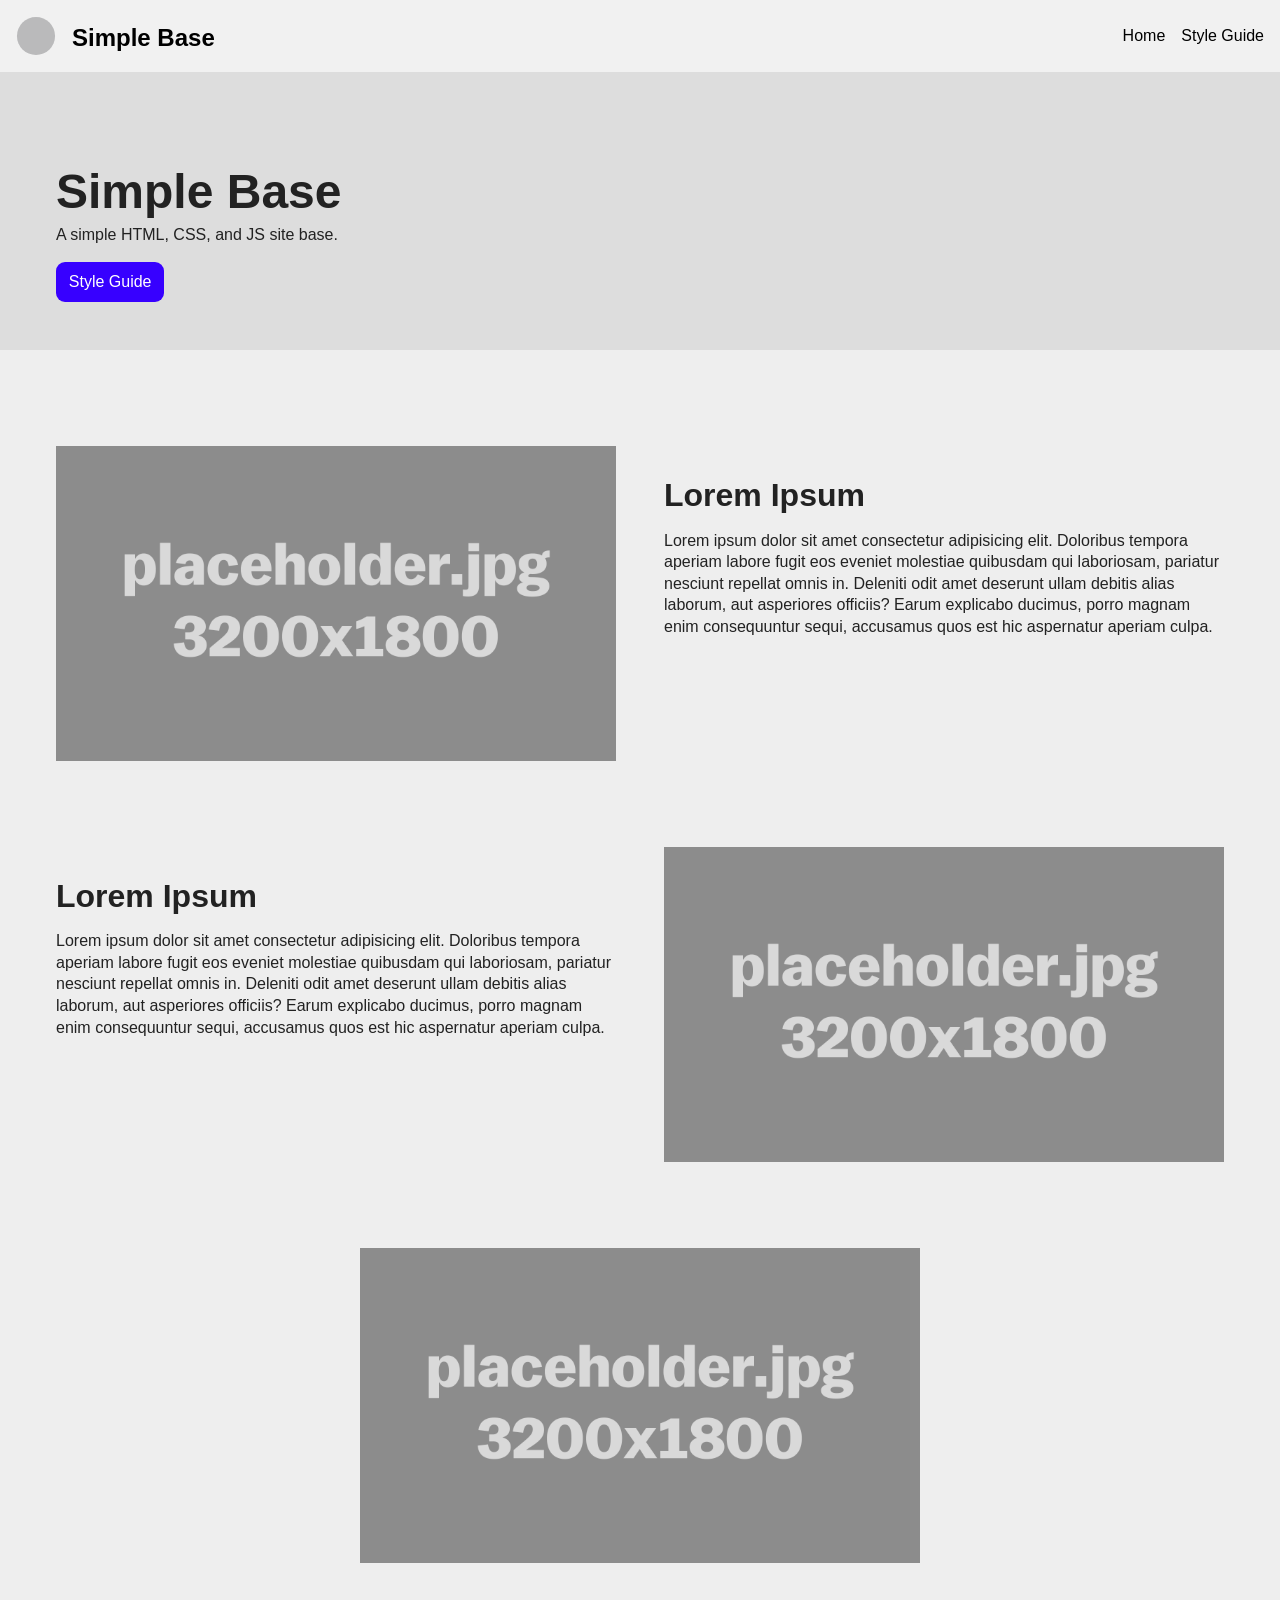
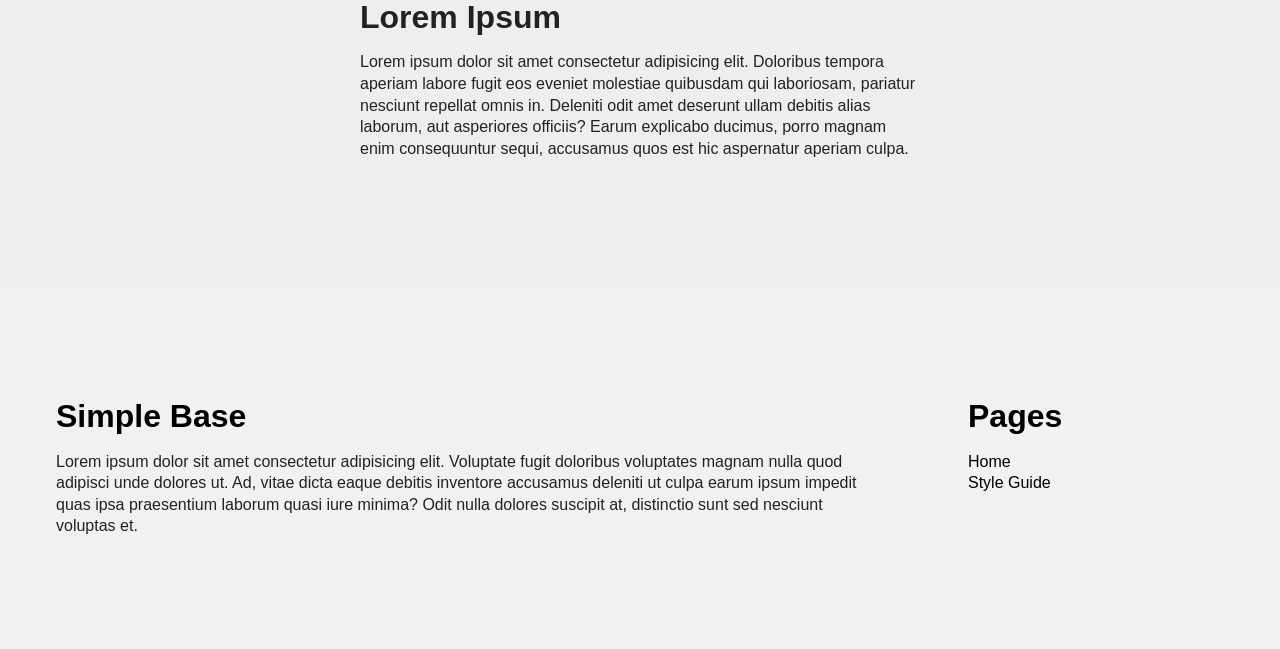
<file: index.html>
<!DOCTYPE html>
<html lang="en">

<head>
    <meta charset="UTF-8">
    <meta name="viewport" content="width=device-width, initial-scale=1.0">
    <title>Simple Base</title>
    <meta name="description" content="A simple HTML, CSS, and JS site base.">
    <!-- MAIN CSS FILE -->
    <link rel="stylesheet" href="css/style.css">

</head>

<body>

    <header class="site-header">
        <div class="site-logo">
            <img a href="index.html" src="media/logo.svg" width="40" height="40">
            <h1><a href="index.html">Simple Base</a></h1>
        </div>
        <nav class="site-nav mobile-menu">
            <button class="menu-button">
                <svg class="menu-button-navicon rotate-to-x squish-to-x" width="30" height="24">
                    <rect class="top-line" x="0" y="0" height="4" width="30"></rect>
                    <rect class="mid-line" x="0" y="10" height="4" width="30"></rect>
                    <rect class="bot-line" x="0" y="20" height="4" width="30"></rect>
                </svg>
                <span class="menu-button-text">Menu</span>
            </button>
            <ul>
                <li><a href="index.html">Home</a></li>
                <li><a href="style-guide.html">Style Guide</a></li>
            </ul>
        </nav>
    </header>

    <main>
        <section class="hero">
            <div class="container-1200">
                <h1>Simple Base</h1>
                <p>A simple HTML, CSS, and JS site base.</p>
                <a class="button" href="style-guide.html">Style Guide</a>
            </div>
        </section>

        <section>
            <div class="container-1200">
                <div class="row">

                    <div class="one-half">
                        <img src="media/placeholder3200x1800.jpg" alt="placeholder">
                    </div>

                    <div class="one-half">
                        <h2>Lorem Ipsum</h2>
                        <p>Lorem ipsum dolor sit amet consectetur adipisicing elit. Doloribus tempora aperiam labore
                            fugit eos eveniet molestiae quibusdam qui laboriosam, pariatur nesciunt repellat omnis in.
                            Deleniti odit amet deserunt ullam debitis alias laborum, aut asperiores officiis? Earum
                            explicabo ducimus, porro magnam enim consequuntur sequi, accusamus quos est hic aspernatur
                            aperiam culpa.
                        </p>
                    </div>
                </div>

                <div class="row swapped">

                    <div class="one-half">
                        <img src="media/placeholder3200x1800.jpg" alt="placeholder">
                    </div>

                    <div class="one-half">
                        <h2>Lorem Ipsum</h2>
                        <p>Lorem ipsum dolor sit amet consectetur adipisicing elit. Doloribus tempora aperiam labore
                            fugit eos eveniet molestiae quibusdam qui laboriosam, pariatur nesciunt repellat omnis in.
                            Deleniti odit amet deserunt ullam debitis alias laborum, aut asperiores officiis? Earum
                            explicabo ducimus, porro magnam enim consequuntur sequi, accusamus quos est hic aspernatur
                            aperiam culpa.
                        </p>
                    </div>
                </div>

                <div class="row">

                    <div class="one-half centered">
                        <img src="media/placeholder3200x1800.jpg" alt="placeholder">
                        <h2>Lorem Ipsum</h2>
                        <p>Lorem ipsum dolor sit amet consectetur adipisicing elit. Doloribus tempora aperiam labore
                            fugit eos eveniet molestiae quibusdam qui laboriosam, pariatur nesciunt repellat omnis in.
                            Deleniti odit amet deserunt ullam debitis alias laborum, aut asperiores officiis? Earum
                            explicabo ducimus, porro magnam enim consequuntur sequi, accusamus quos est hic aspernatur
                            aperiam culpa.
                        </p>
                    </div>
                </div>

            </div>
        </section>
    </main>

    <footer class="site-footer">
        <div class="container-1200">
            <div class="row">
                <div class="col-9">
                    <div class="footer-logo">
                        <h2><a href="index.html">Simple Base</a></h2>
                    </div>
                    <div class="footer-about">
                        <p>Lorem ipsum dolor sit amet consectetur adipisicing elit. Voluptate fugit doloribus voluptates
                            magnam
                            nulla quod adipisci unde dolores ut. Ad, vitae dicta eaque debitis inventore accusamus
                            deleniti
                            ut
                            culpa
                            earum ipsum impedit quas ipsa praesentium laborum quasi iure minima? Odit nulla dolores
                            suscipit
                            at,
                            distinctio sunt sed nesciunt voluptas et.</p>
                    </div>
                </div>
                <div class="col-3">
                    <nav class="footer-nav">
                        <h2>Pages</h2>
                        <ul>
                            <li><a href="index.html">Home</a></li>
                            <li><a href="styleguide.html">Style Guide</a></li>
                        </ul>
                    </nav>
                </div>
            </div>
        </div>
    </footer>

    <!-- MAIN JS FILE -->
    <script src="js/script.js"></script>

</body>

</html>
</file>
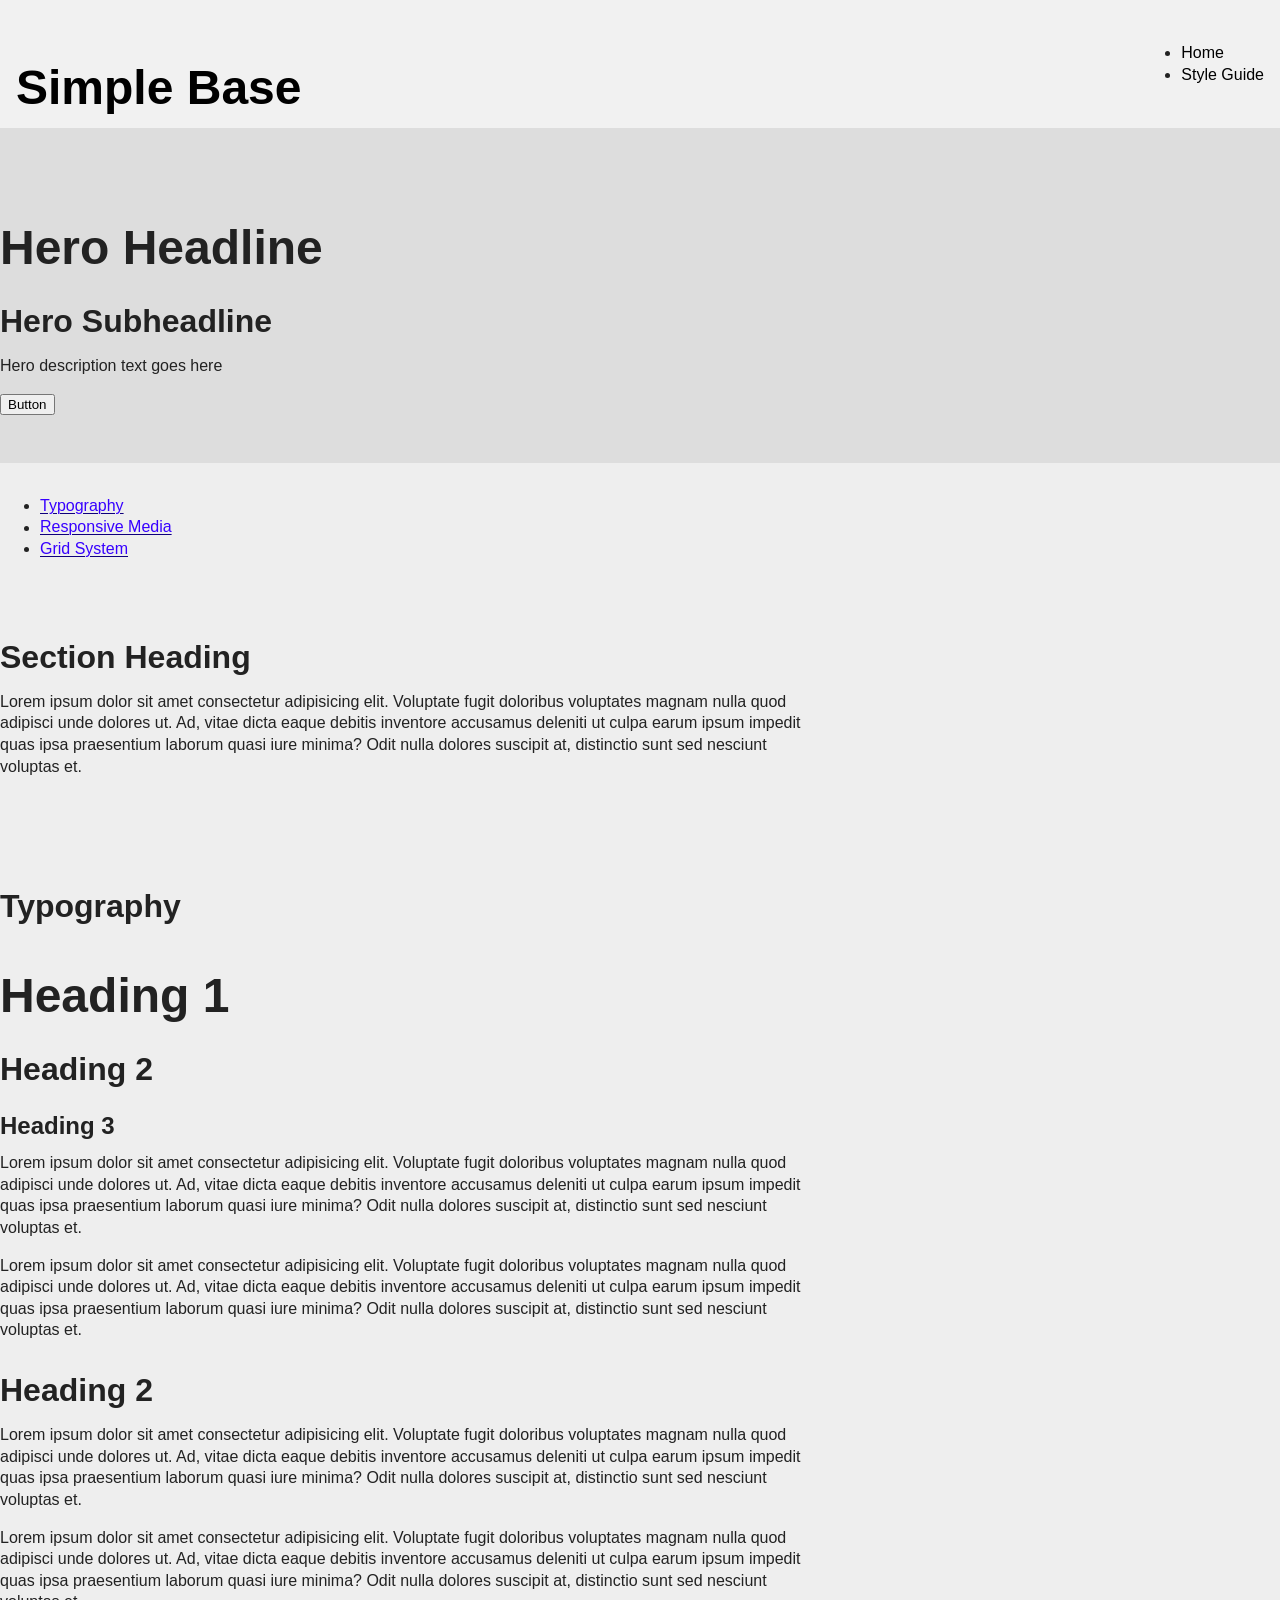
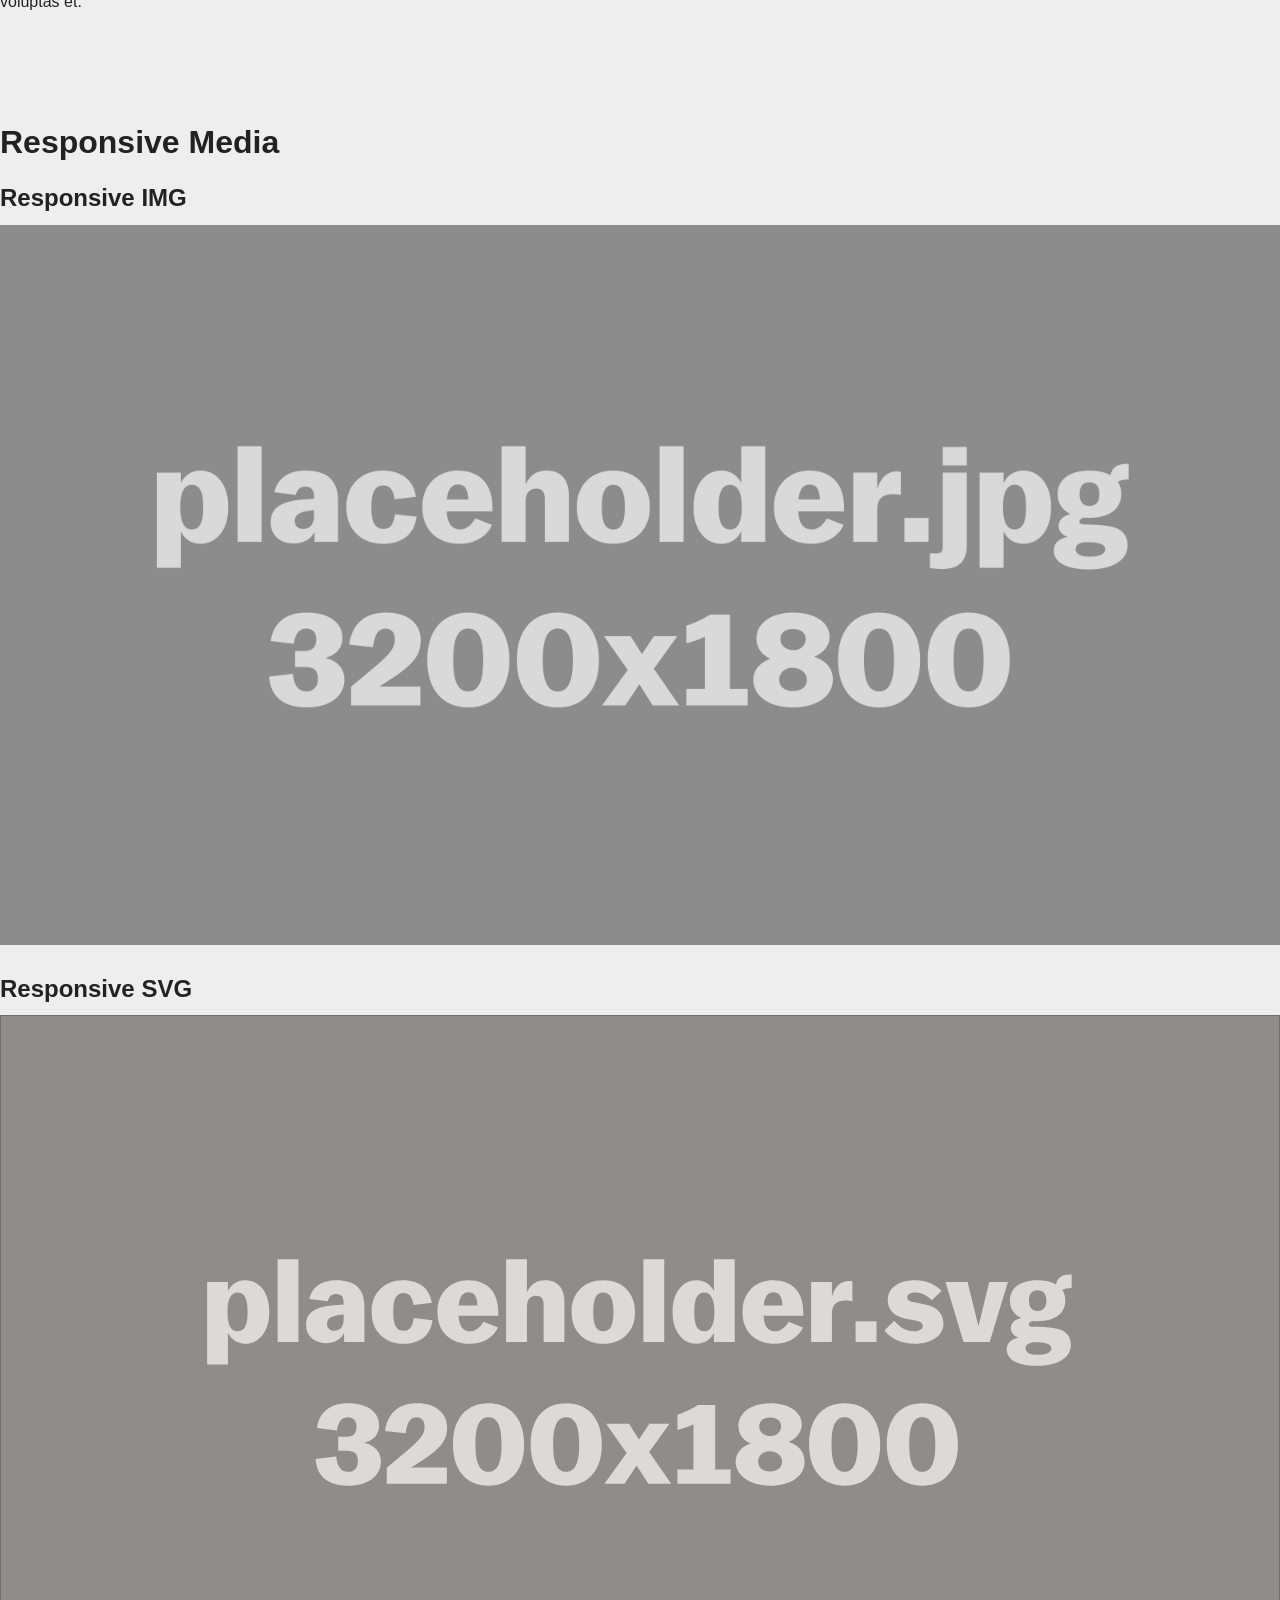
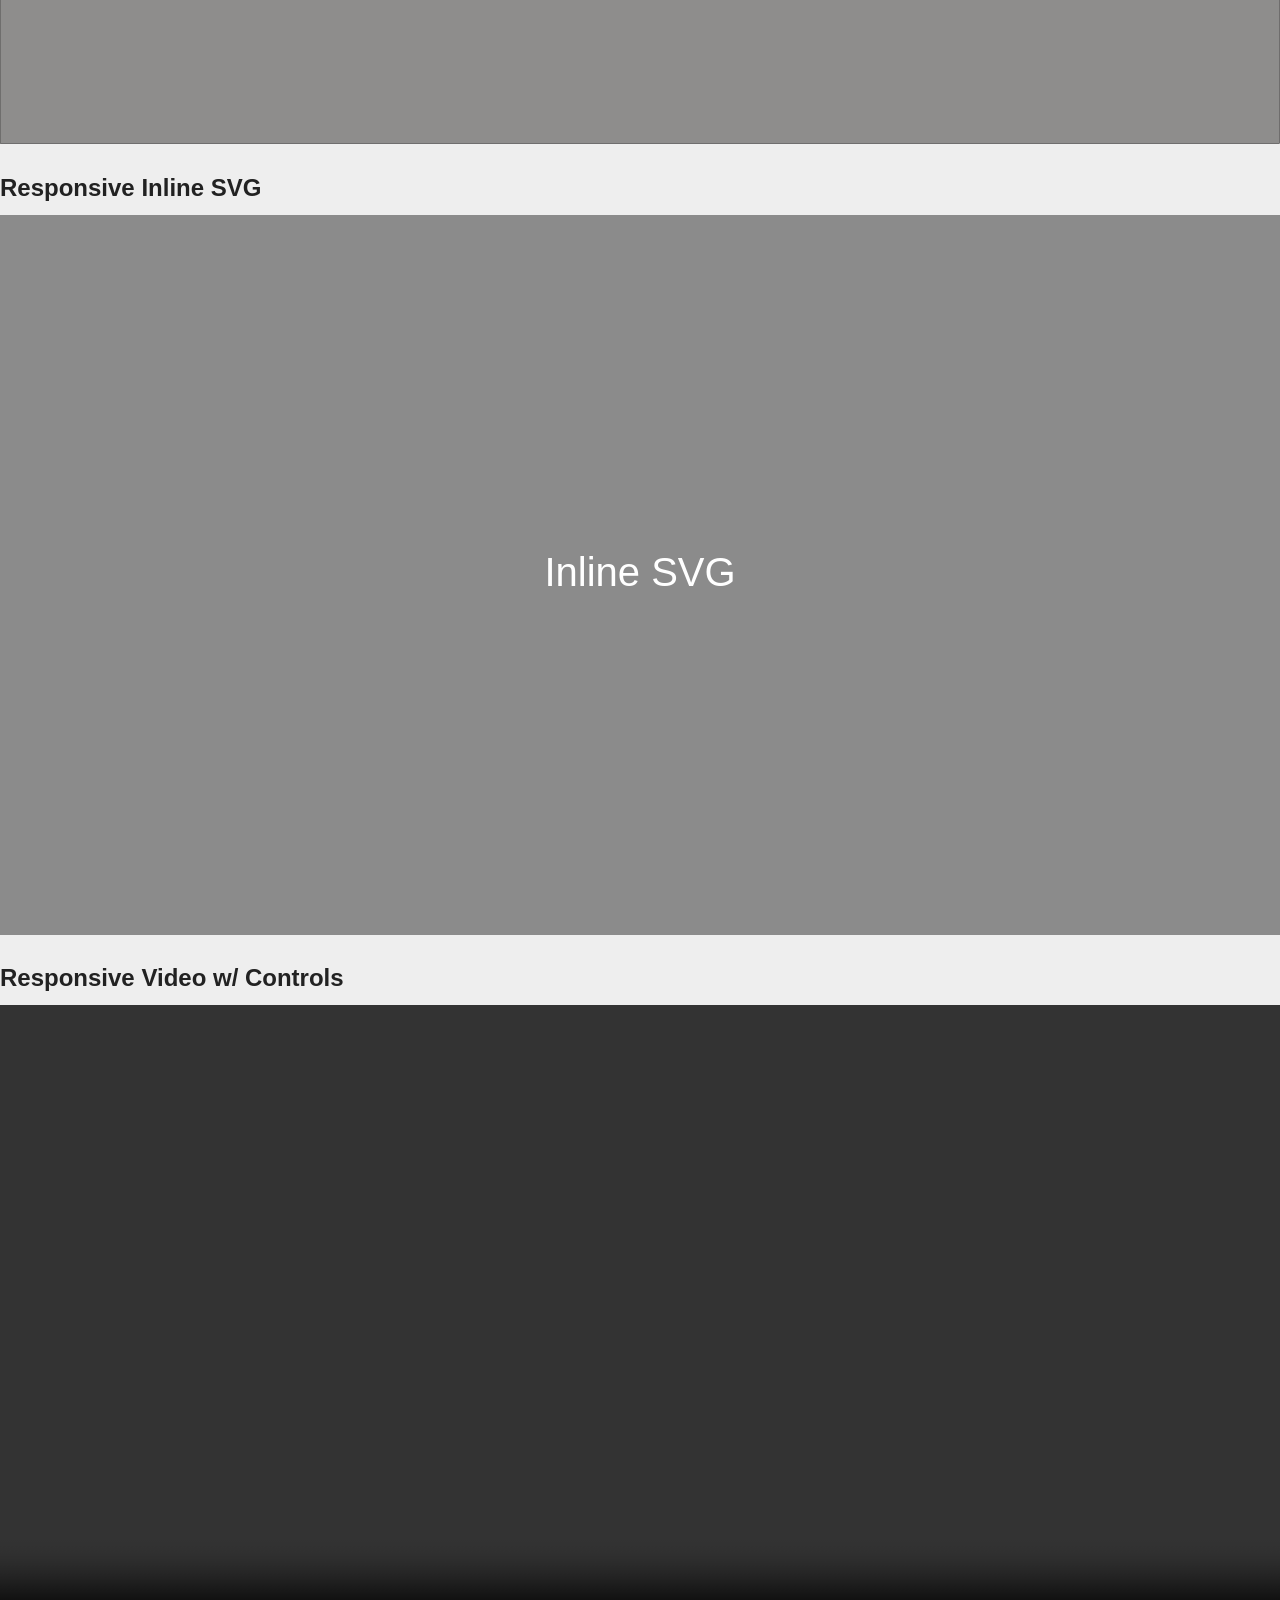
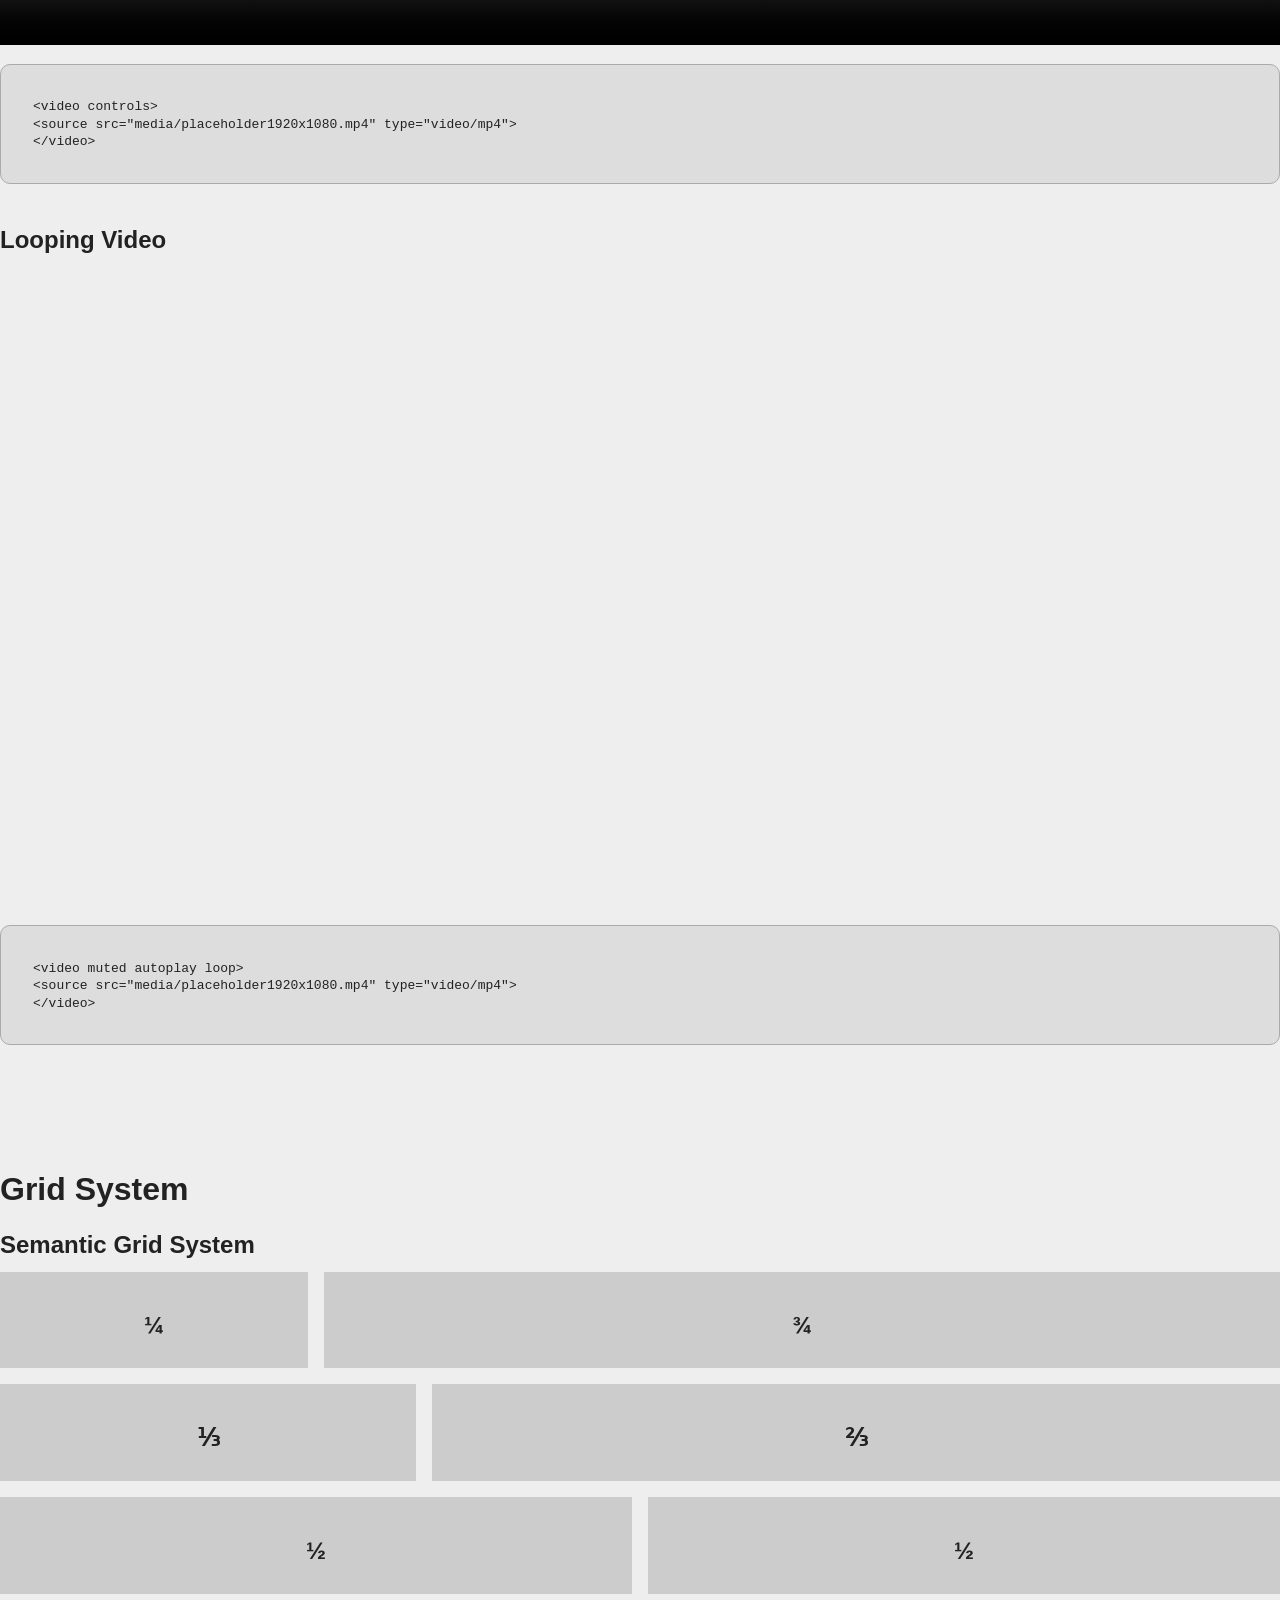
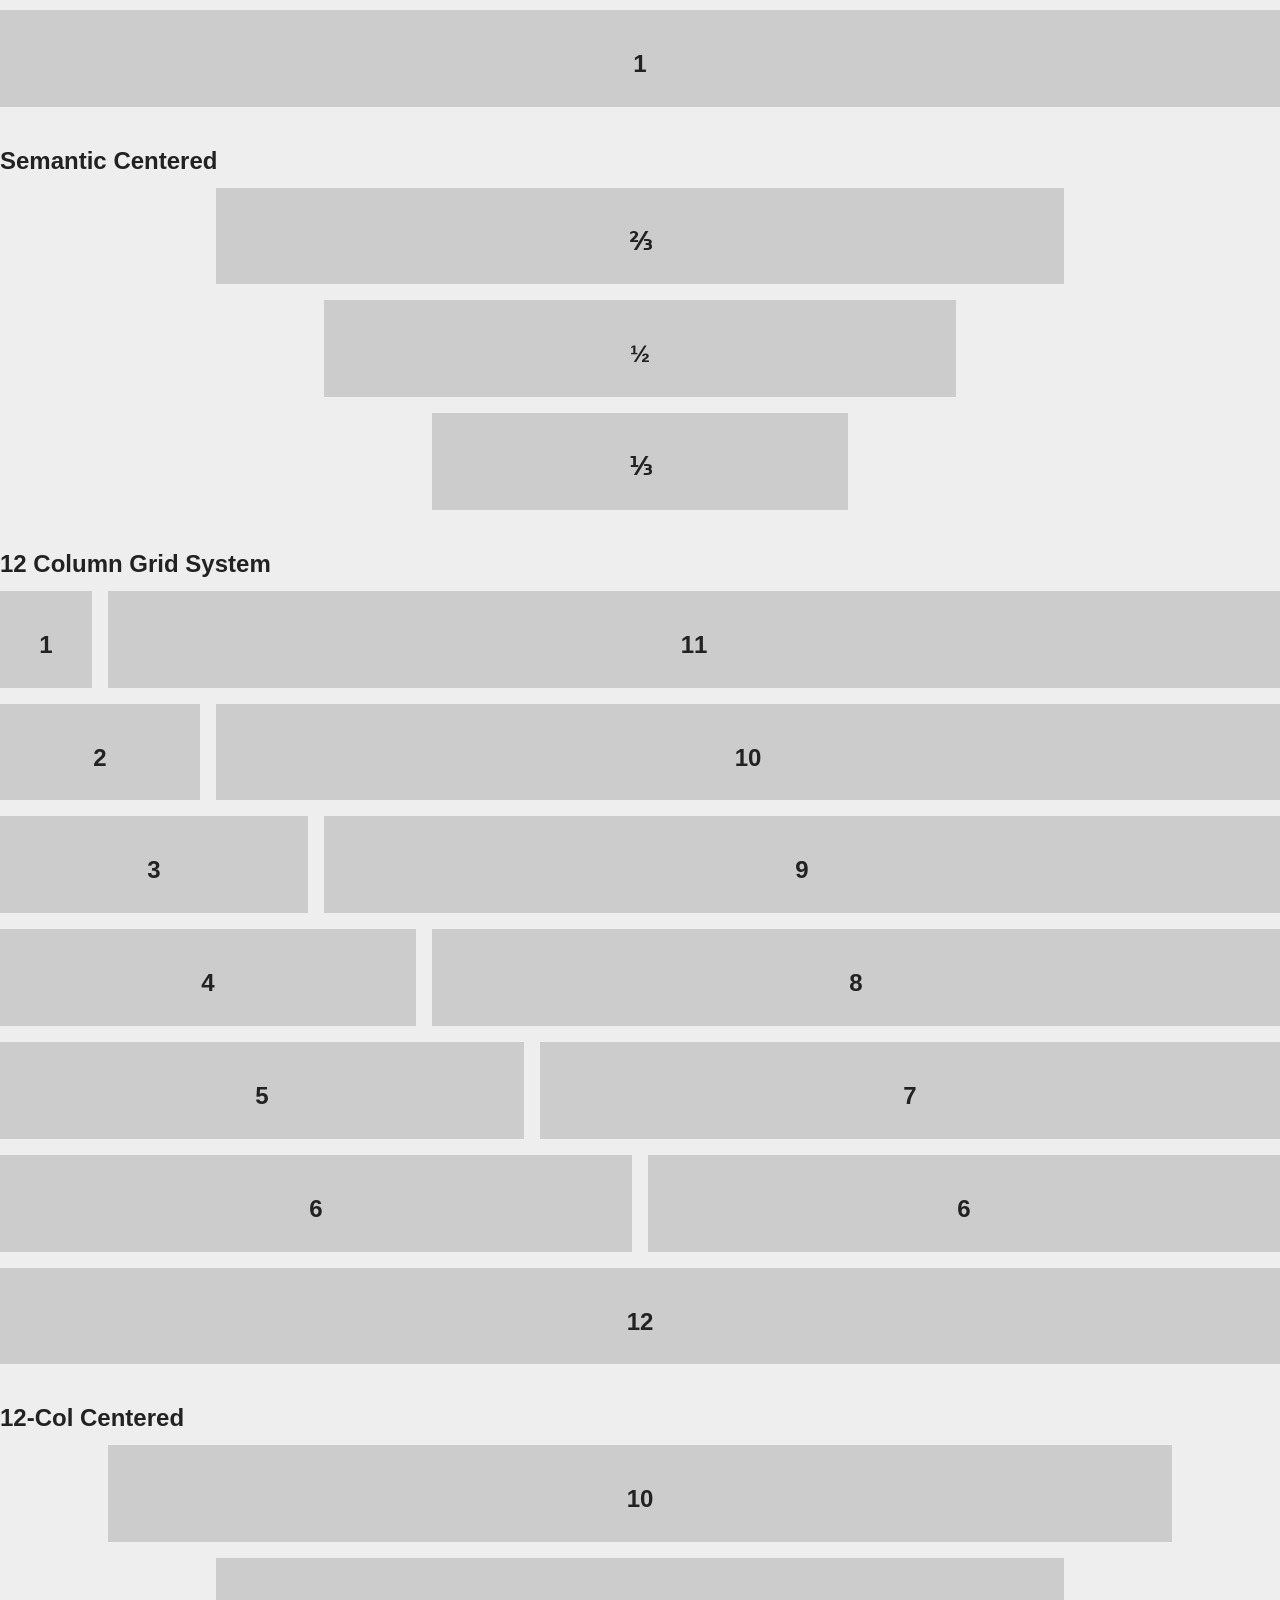
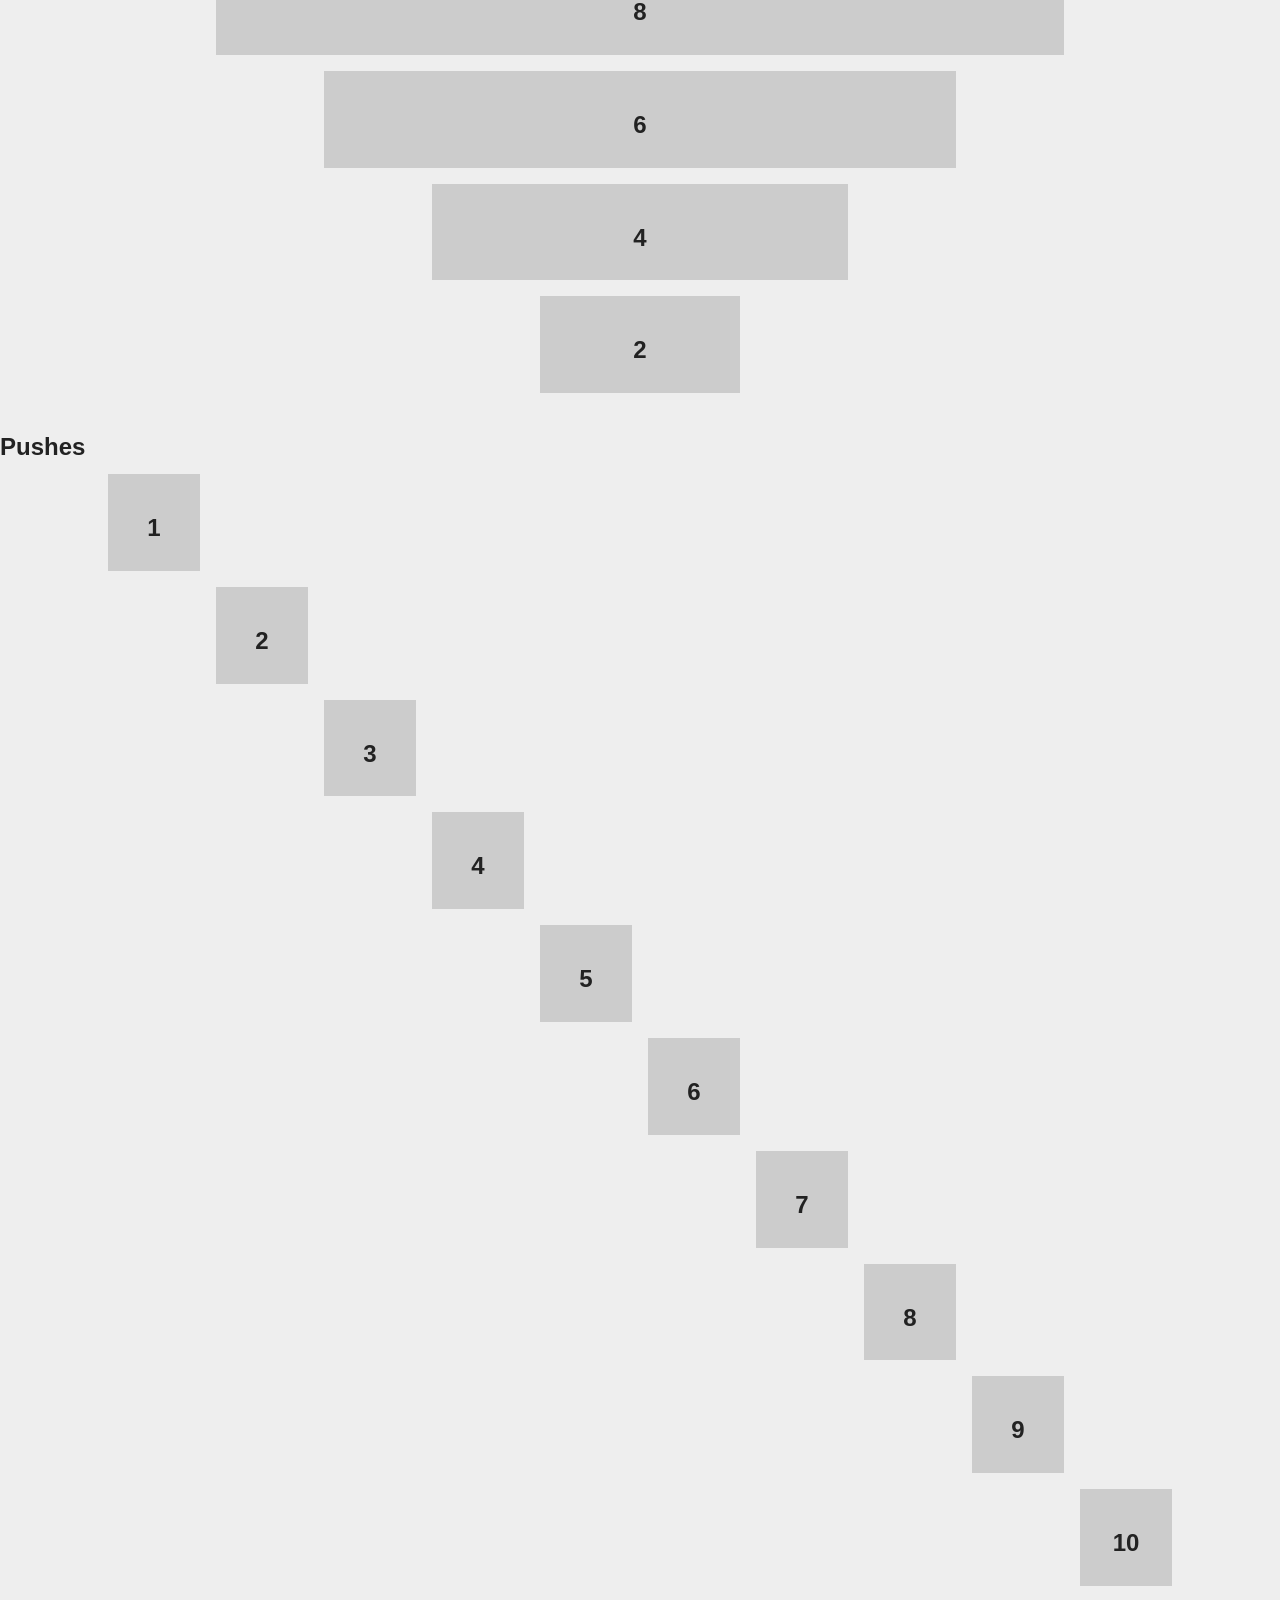
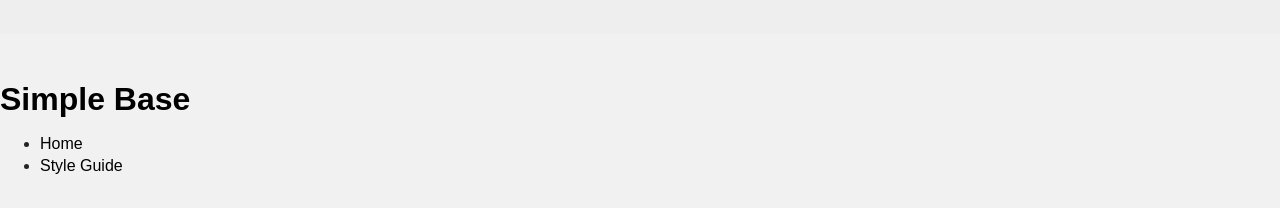
<file: backup-style-guide.html>
<!DOCTYPE html>
<html lang="en">

<head>
    <meta charset="UTF-8">
    <meta name="viewport" content="width=device-width, initial-scale=1.0">
    <title>Simple Base</title>

    <!-- MAIN CSS FILE -->
    <link rel="stylesheet" href="css/style.css">

</head>

<body>

    <header class="site-header">
        <div class="logo">
            <h1><a href="index.html">Simple Base</a></h1>
        </div>
        <nav>
            <ul>
                <li><a href="index.html">Home</a></li>
                <li><a href="styleguide.html">Style Guide</a></li>
            </ul>
        </nav>
    </header>

    <main>
        <section class="hero">
            <h1>Hero Headline</h1>
            <h2>Hero Subheadline</h2>
            <p>Hero description text goes here</p>
            <button>Button</button>
        </section>
        <aside class="sidebar">
            <nav>
                <ul>
                    <li><a href="#typography">Typography</a></li>
                    <li><a href="#responsive-media">Responsive Media</a></li>
                    <li><a href="#grid-system">Grid System</a></li>
                </ul>
            </nav>
        </aside>
        <section>
            <div class="container">
                <h2>Section Heading</h2>
                <p>Lorem ipsum dolor sit amet consectetur adipisicing elit. Voluptate fugit doloribus voluptates magnam
                    nulla quod adipisci unde dolores ut. Ad, vitae dicta eaque debitis inventore accusamus deleniti ut
                    culpa
                    earum ipsum impedit quas ipsa praesentium laborum quasi iure minima? Odit nulla dolores suscipit at,
                    distinctio sunt sed nesciunt voluptas et.</p>
            </div>
        </section>
        <section>
            <div class="container">
                <h2 id="typography">Typography</h2>
                <h1>Heading 1</h1>
                <h2>Heading 2</h2>
                <h3>Heading 3</h3>
                <p>Lorem ipsum dolor sit amet consectetur adipisicing elit. Voluptate fugit doloribus voluptates magnam
                    nulla quod adipisci unde dolores ut. Ad, vitae dicta eaque debitis inventore accusamus deleniti ut
                    culpa
                    earum ipsum impedit quas ipsa praesentium laborum quasi iure minima? Odit nulla dolores suscipit at,
                    distinctio sunt sed nesciunt voluptas et.</p>
                <p>Lorem ipsum dolor sit amet consectetur adipisicing elit. Voluptate fugit doloribus voluptates magnam
                    nulla quod adipisci unde dolores ut. Ad, vitae dicta eaque debitis inventore accusamus deleniti ut
                    culpa
                    earum ipsum impedit quas ipsa praesentium laborum quasi iure minima? Odit nulla dolores suscipit at,
                    distinctio sunt sed nesciunt voluptas et.</p>
                <h2>Heading 2</h2>
                <p>Lorem ipsum dolor sit amet consectetur adipisicing elit. Voluptate fugit doloribus voluptates magnam
                    nulla quod adipisci unde dolores ut. Ad, vitae dicta eaque debitis inventore accusamus deleniti ut
                    culpa
                    earum ipsum impedit quas ipsa praesentium laborum quasi iure minima? Odit nulla dolores suscipit at,
                    distinctio sunt sed nesciunt voluptas et.</p>
                <p>Lorem ipsum dolor sit amet consectetur adipisicing elit. Voluptate fugit doloribus voluptates magnam
                    nulla quod adipisci unde dolores ut. Ad, vitae dicta eaque debitis inventore accusamus deleniti ut
                    culpa
                    earum ipsum impedit quas ipsa praesentium laborum quasi iure minima? Odit nulla dolores suscipit at,
                    distinctio sunt sed nesciunt voluptas et.</p>
            </div>
        </section>
        <section>
            <div class="container">
                <h2 id="responsive-media">Responsive Media</h2>
                <h3>Responsive IMG</h3>
                <img src="media/placeholder3200x1800.jpg" width="3200" height="1800" alt="placeholder">
                <h3>Responsive SVG</h3>
                <img src="media/placeholder3200x1800.svg" width="3200" height="1800" alt="placeholder">
                <h3>Responsive Inline SVG</h3>
                <svg width="3200" height="1800" viewBox="0 0 3200 1800" xmlns="http://www.w3.org/2000/svg">
                    <rect width="3200" height="1800" fill="#8b8b8b" />
                    <text x="50%" y="50%" dominant-baseline="middle" text-anchor="middle" font-size="100"
                        fill="#fff">Inline
                        SVG</text>
                </svg>
                <h3>Responsive Video w/ Controls</h3>
                <video width="1920" height="1080" controls>
                    <source src="media/placeholder1920x1080.mp4" type="video/mp4">
                </video>
                <pre>
<code>
&lt;video controls&gt;
&lt;source src="media/placeholder1920x1080.mp4" type="video/mp4"&gt;
&lt;/video&gt;
</code>
</pre>
                <h3>Looping Video</h3>
                <video width="3200" height="1800" muted autoplay loop>
                    <source src="media/placeholder1920x1080.mp4" type="video/mp4">
                </video>
                <pre>
<code>
&lt;video muted autoplay loop&gt;
&lt;source src="media/placeholder1920x1080.mp4" type="video/mp4"&gt;
&lt;/video&gt;
</code>
</pre>
            </div>
        </section>
        <section>
            <div class="demo">
                <h2 id="grid-system">Grid System </h2>
                <h3> Semantic Grid System</h3>

                <div class="row">
                    <div class="one-fourth">
                        <h3>&frac14;</h3>
                    </div>
                    <div class="three-fourths">
                        <h3>&frac34;</h3>
                    </div>
                </div>

                <div class="row">
                    <div class="one-third">
                        <h3>&frac13;</h3>
                    </div>
                    <div class="two-thirds">
                        <h3>&frac23;</h3>
                    </div>
                </div>

                <div class="row">
                    <div class="one-half">
                        <h3>&frac12;</h3>
                    </div>
                    <div class="one-half">
                        <h3>&frac12;</h3>
                    </div>
                </div>

                <div class="row">
                    <div class="one-whole">
                        <h3>1</h3>
                    </div>
                </div>

                <h3>Semantic Centered</h3>

                <div class="row">
                    <div class="two-thirds centered">
                        <h3>&frac23;</h3>
                    </div>
                </div>

                <div class="row">
                    <div class="one-half centered">
                        <h3>&frac12;</h3>
                    </div>
                </div>

                <div class="row">
                    <div class="one-third centered">
                        <h3>&frac13;</h3>
                    </div>
                </div>

                <h3>12 Column Grid System</h3>

                <div class="row">
                    <div class="col-1">
                        <h3>1</h3>
                    </div>
                    <div class="col-11">
                        <h3>11</h3>
                    </div>
                </div>

                <div class="row">
                    <div class="col-2">
                        <h3>2</h3>
                    </div>
                    <div class="col-10">
                        <h3>10</h3>
                    </div>
                </div>

                <div class="row">
                    <div class="col-3">
                        <h3>3</h3>
                    </div>
                    <div class="col-9">
                        <h3>9</h3>
                    </div>
                </div>

                <div class="row">
                    <div class="col-4">
                        <h3>4</h3>
                    </div>
                    <div class="col-8">
                        <h3>8</h3>
                    </div>
                </div>

                <div class="row">
                    <div class="col-5">
                        <h3>5</h3>
                    </div>
                    <div class="col-7">
                        <h3>7</h3>
                    </div>
                </div>

                <div class="row">
                    <div class="col-6">
                        <h3>6</h3>
                    </div>
                    <div class="col-6">
                        <h3>6</h3>
                    </div>
                </div>

                <div class="row">
                    <div class="col-12">
                        <h3>12</h3>
                    </div>
                </div>

                <h3>12-Col Centered</h3>

                <div class="row">
                    <div class="col-10 centered">
                        <h3>10</h3>
                    </div>
                </div>

                <div class="row">
                    <div class="col-8 centered">
                        <h3>8</h3>
                    </div>
                </div>

                <div class="row">
                    <div class="col-6 centered">
                        <h3>6</h3>
                    </div>
                </div>

                <div class="row">
                    <div class="col-4 centered">
                        <h3>4</h3>
                    </div>
                </div>

                <div class="row">
                    <div class="col-2 centered">
                        <h3>2</h3>
                    </div>
                </div>

                <h3>Pushes</h3>

                <div class="row">
                    <div class="push-1">
                        <h3>1</h3>
                    </div>
                </div>
                <div class="row">
                    <div class="push-2">
                        <h3>2</h3>
                    </div>
                </div>
                <div class="row">
                    <div class="push-3">
                        <h3>3</h3>
                    </div>
                </div>
                <div class="row">
                    <div class="push-4">
                        <h3>4</h3>
                    </div>
                </div>
                <div class="row">
                    <div class="push-5">
                        <h3>5</h3>
                    </div>
                </div>
                <div class="row">
                    <div class="push-6">
                        <h3>6</h3>
                    </div>
                </div>
                <div class="row">
                    <div class="push-7">
                        <h3>7</h3>
                    </div>
                </div>
                <div class="row">
                    <div class="push-8">
                        <h3>8</h3>
                    </div>
                </div>
                <div class="row">
                    <div class="push-9">
                        <h3>9</h3>
                    </div>
                </div>
                <div class="row">
                    <div class="push-10">
                        <h3>10</h3>
                    </div>
                </div>
            </div>
        </section>
    </main>

    <footer class="site-footer">
        <div class="logo">
            <h2><a href="index.html">Simple Base</a></h2>
        </div>
        <nav>
            <ul>
                <li><a href="index.html">Home</a></li>
                <li><a href="styleguide.html">Style Guide</a></li>
            </ul>
        </nav>
    </footer>

    <!-- MAIN JS FILE -->
    <script src="js/script.js"></script>

</body>

</html>
</file>
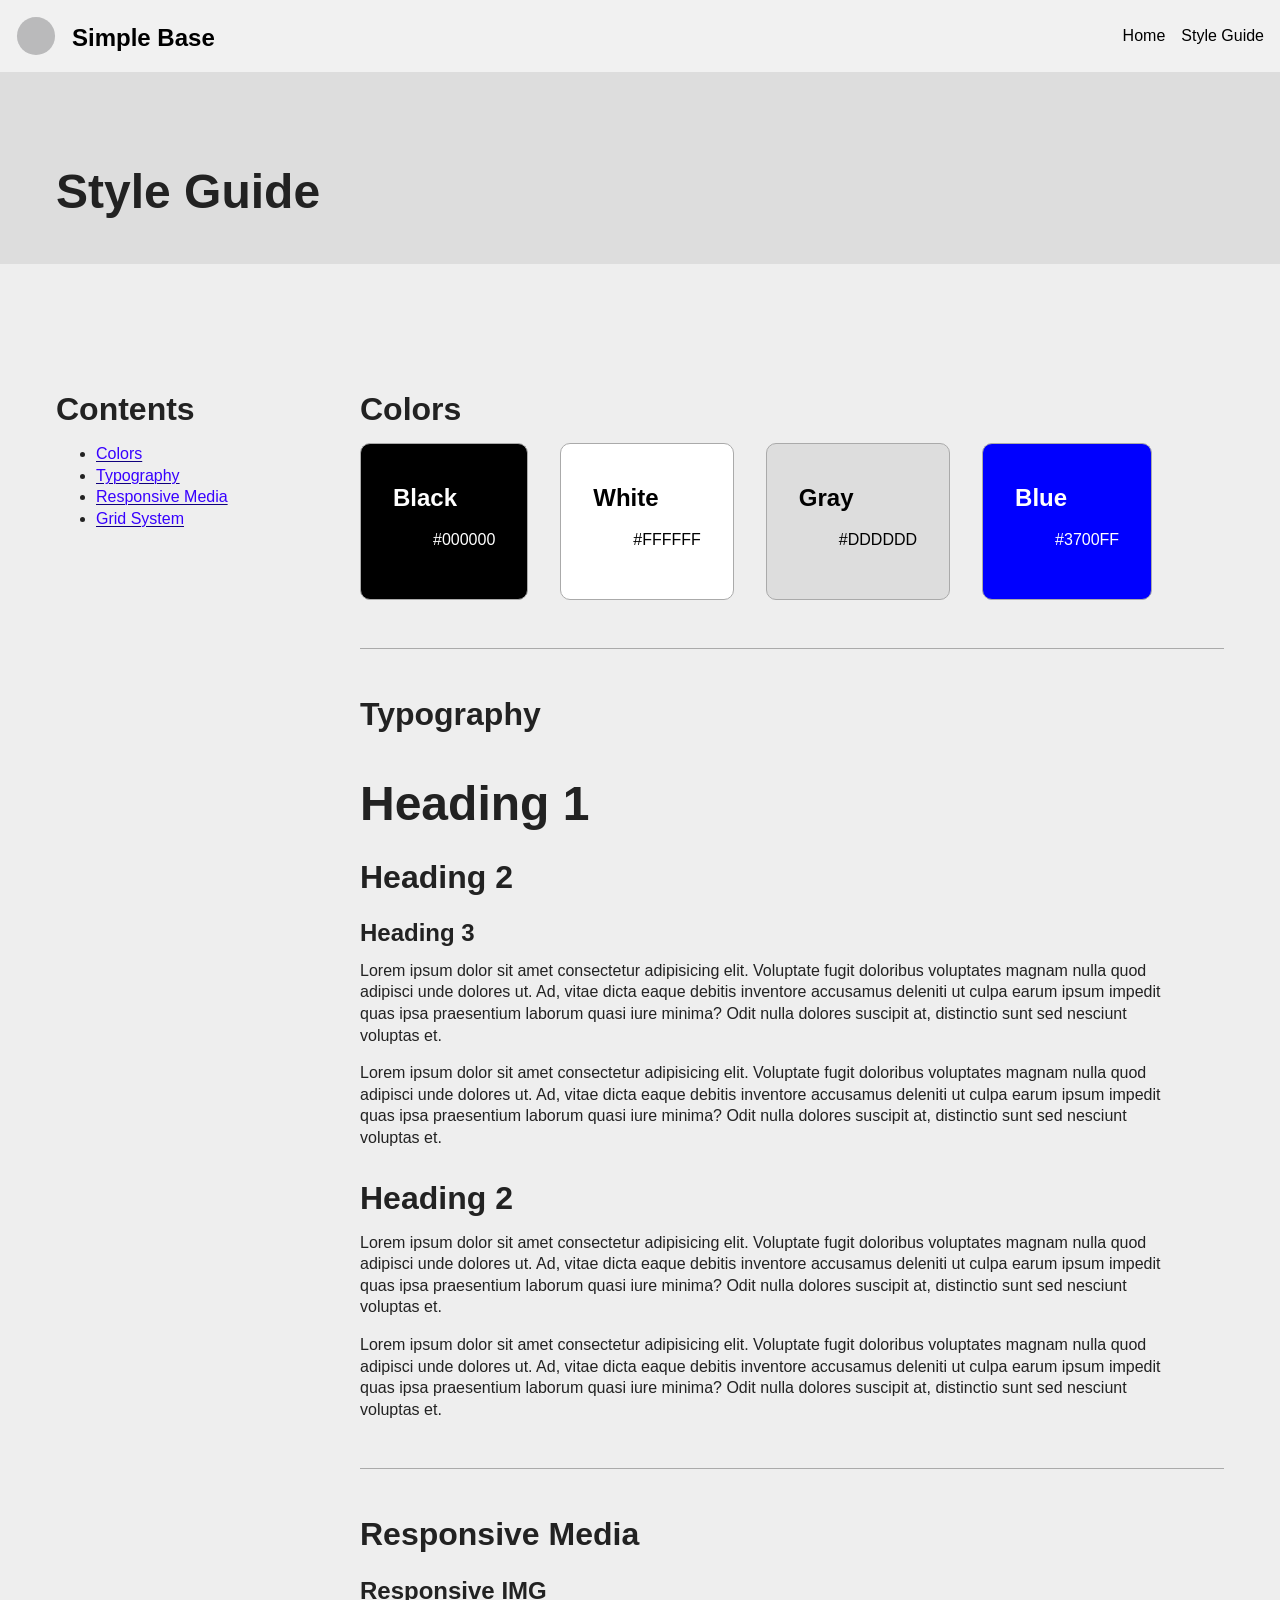
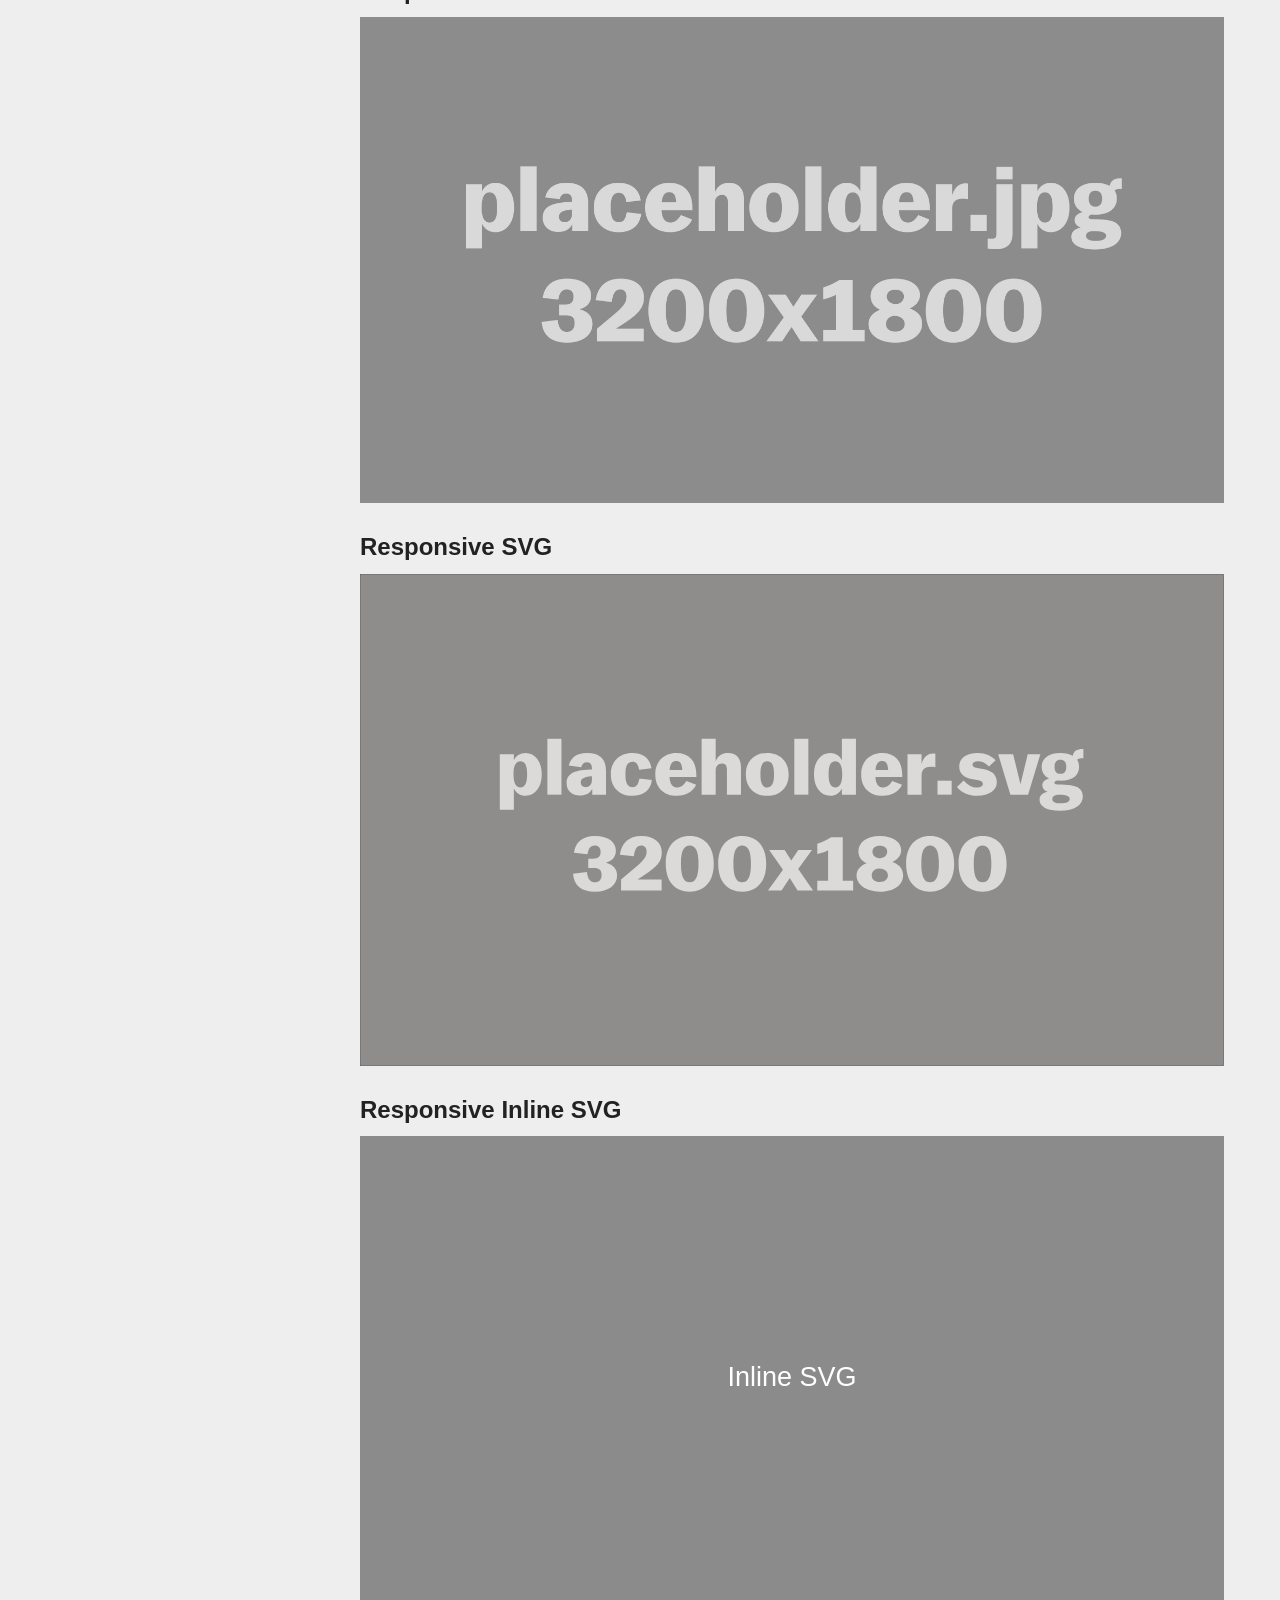
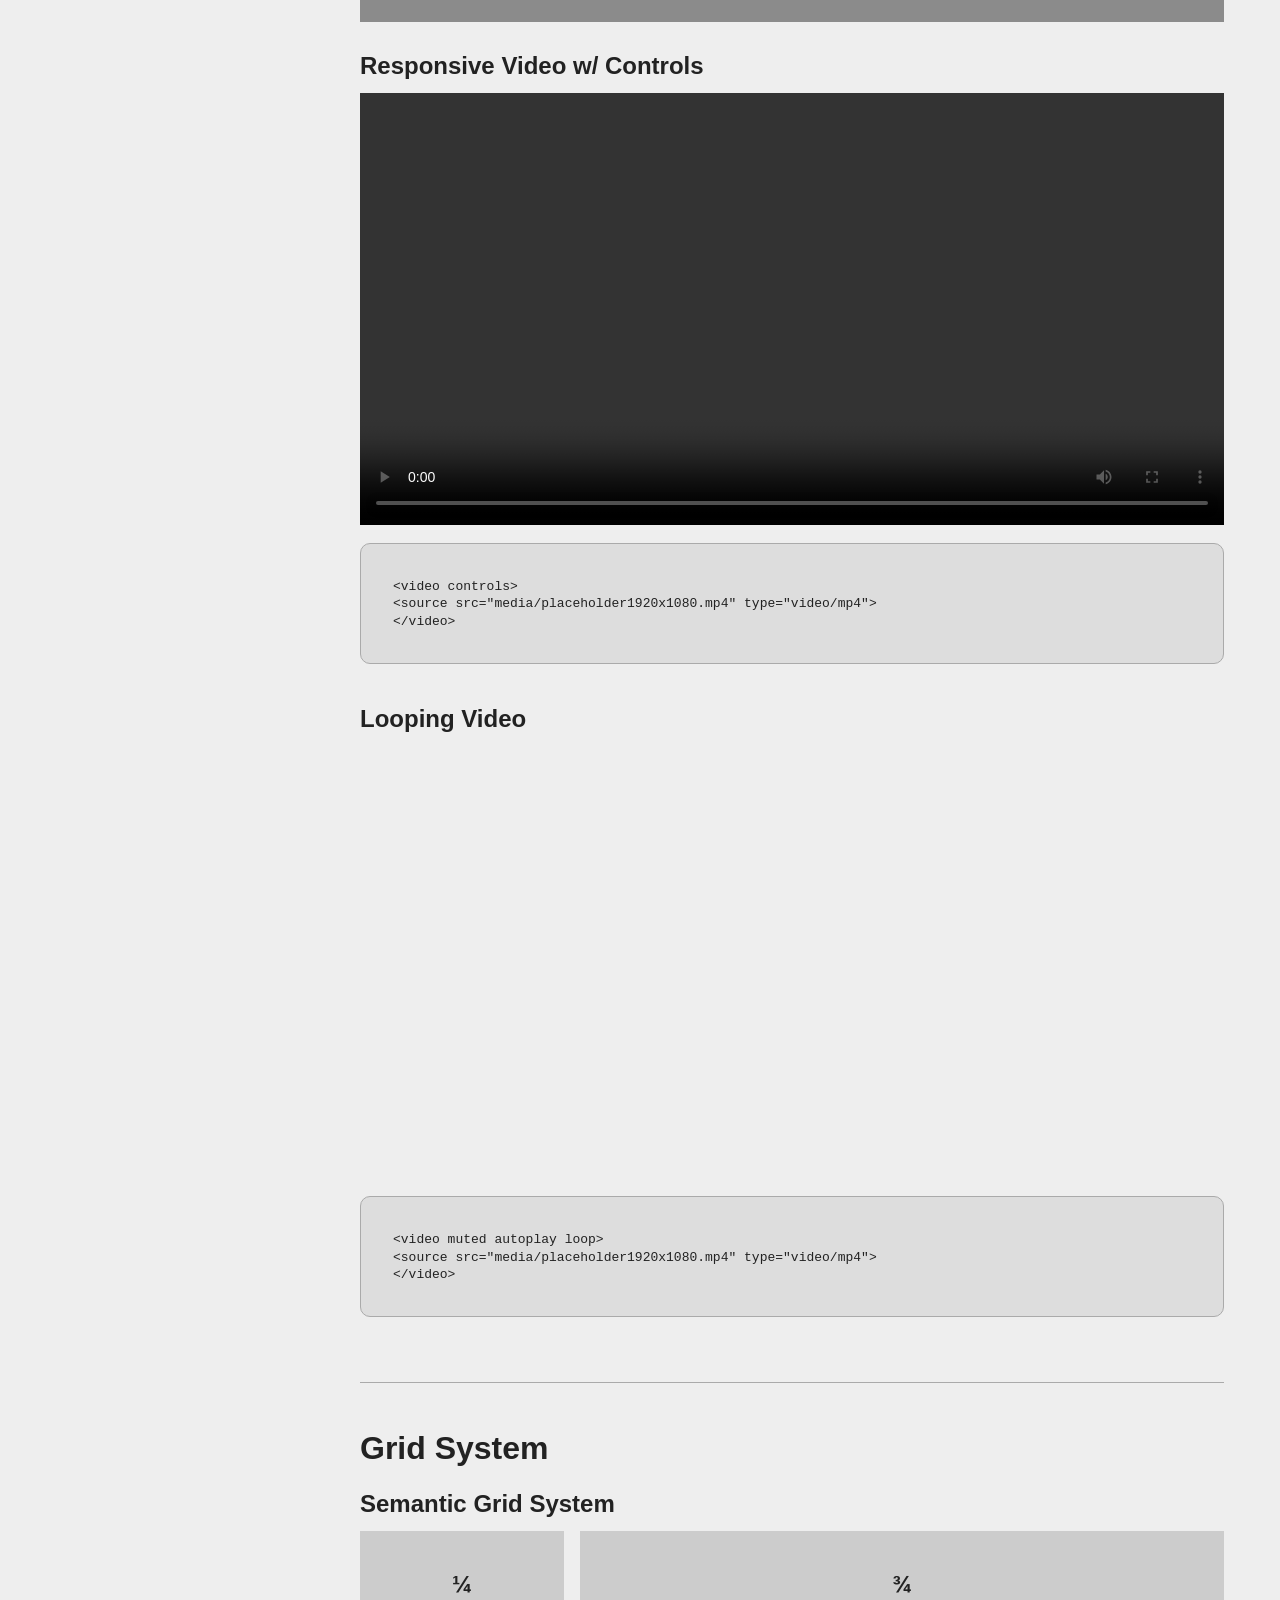
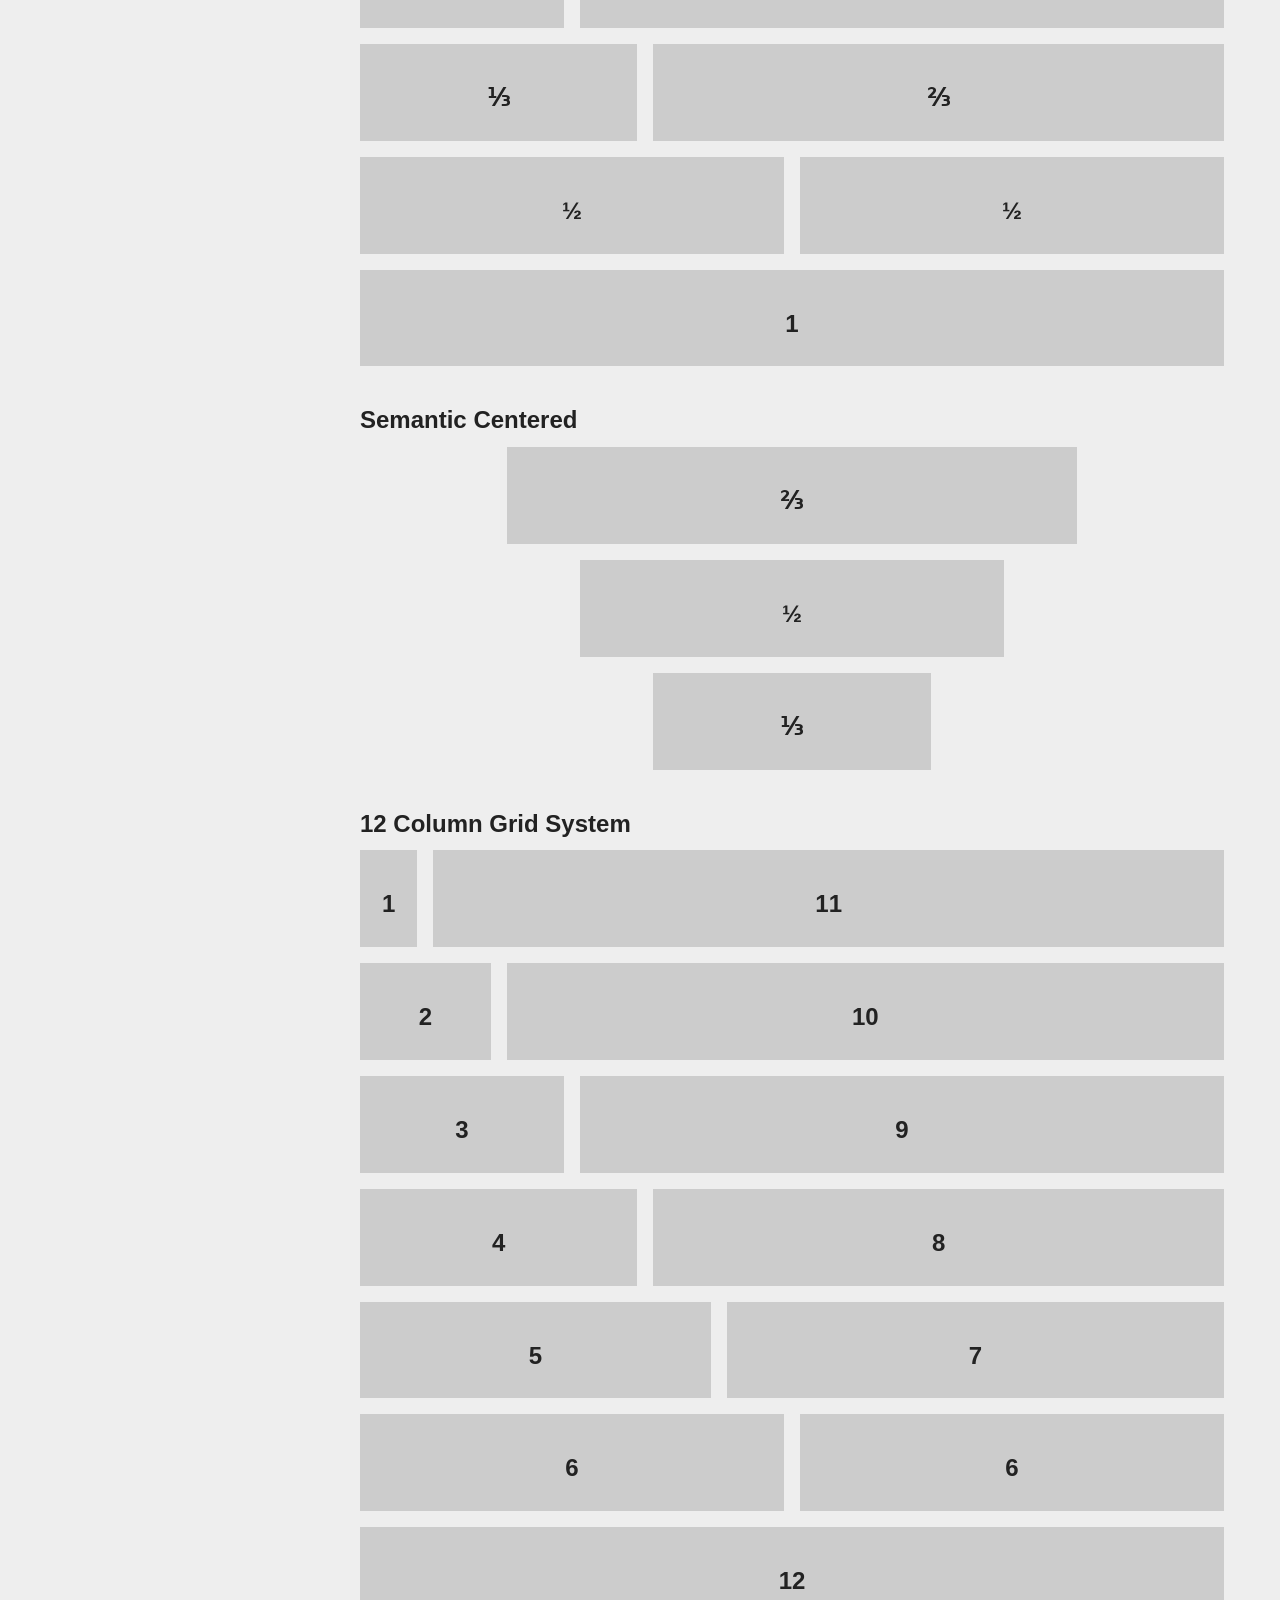
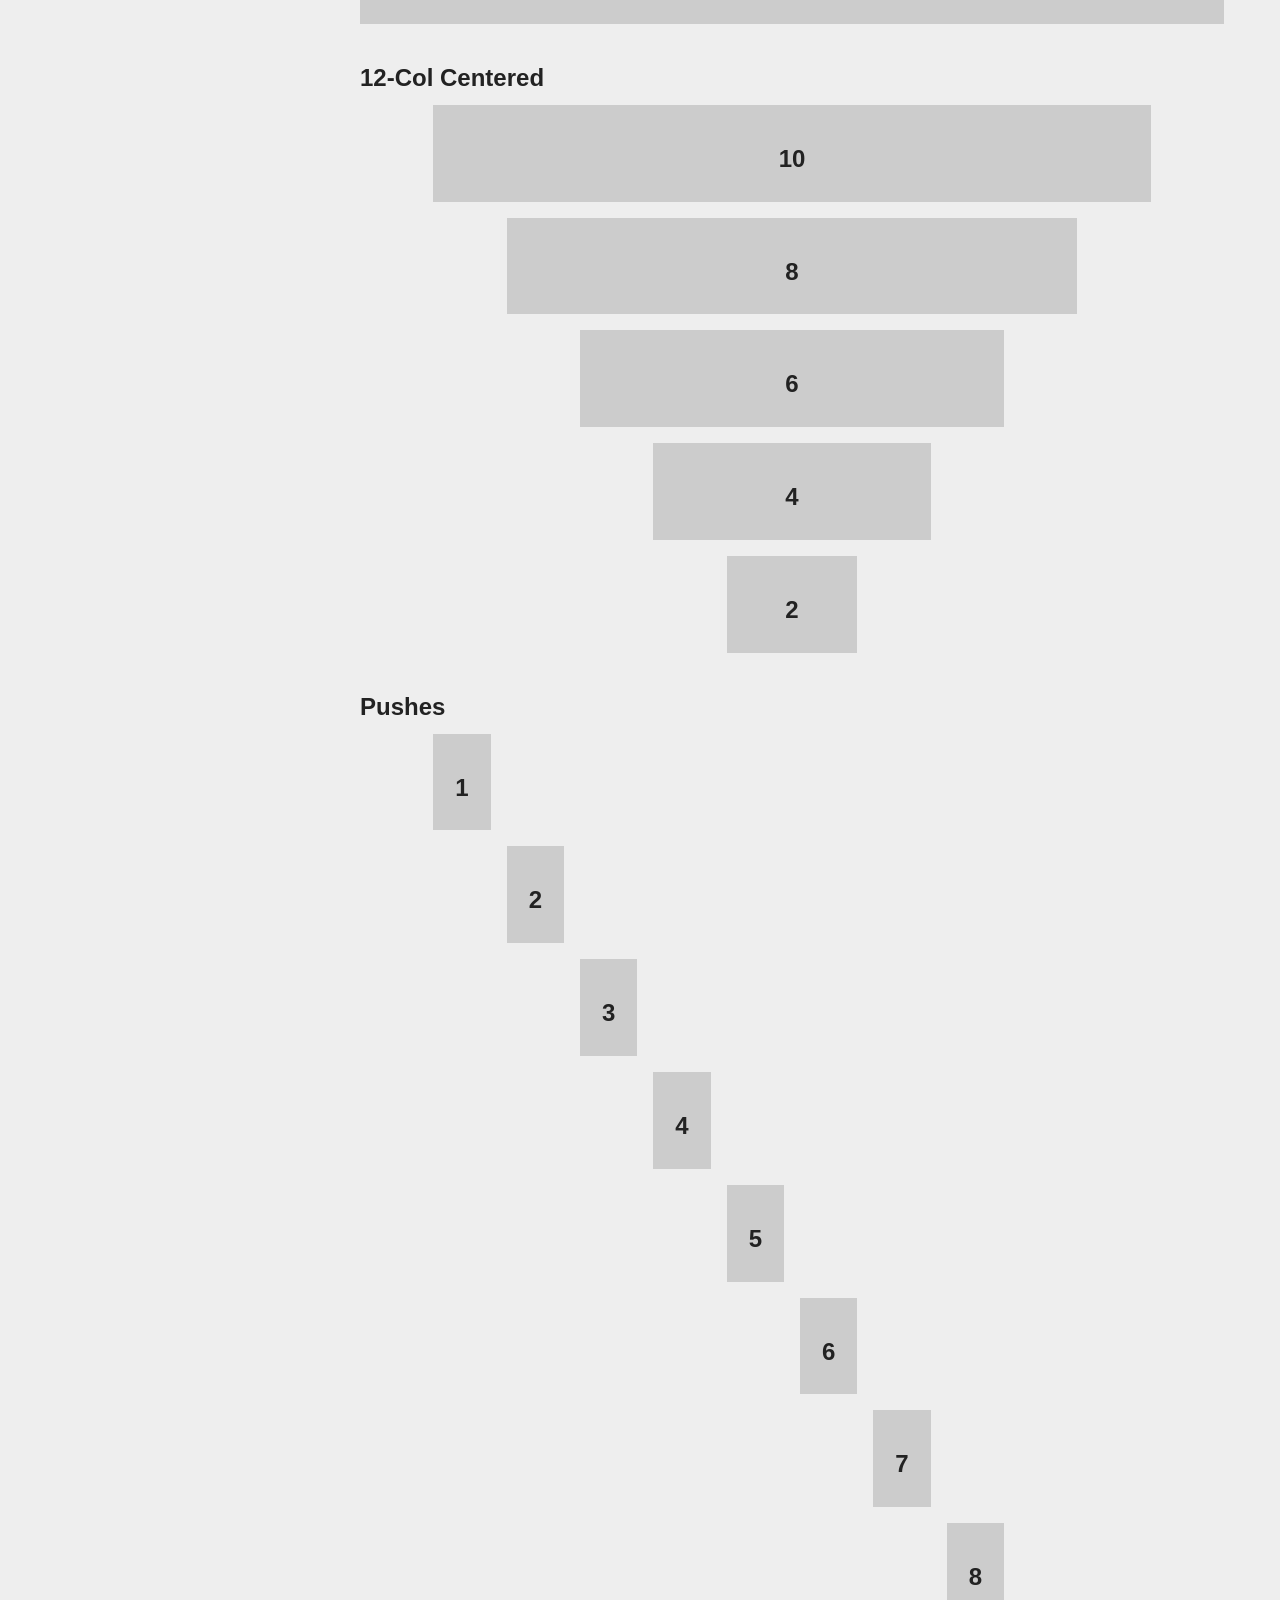
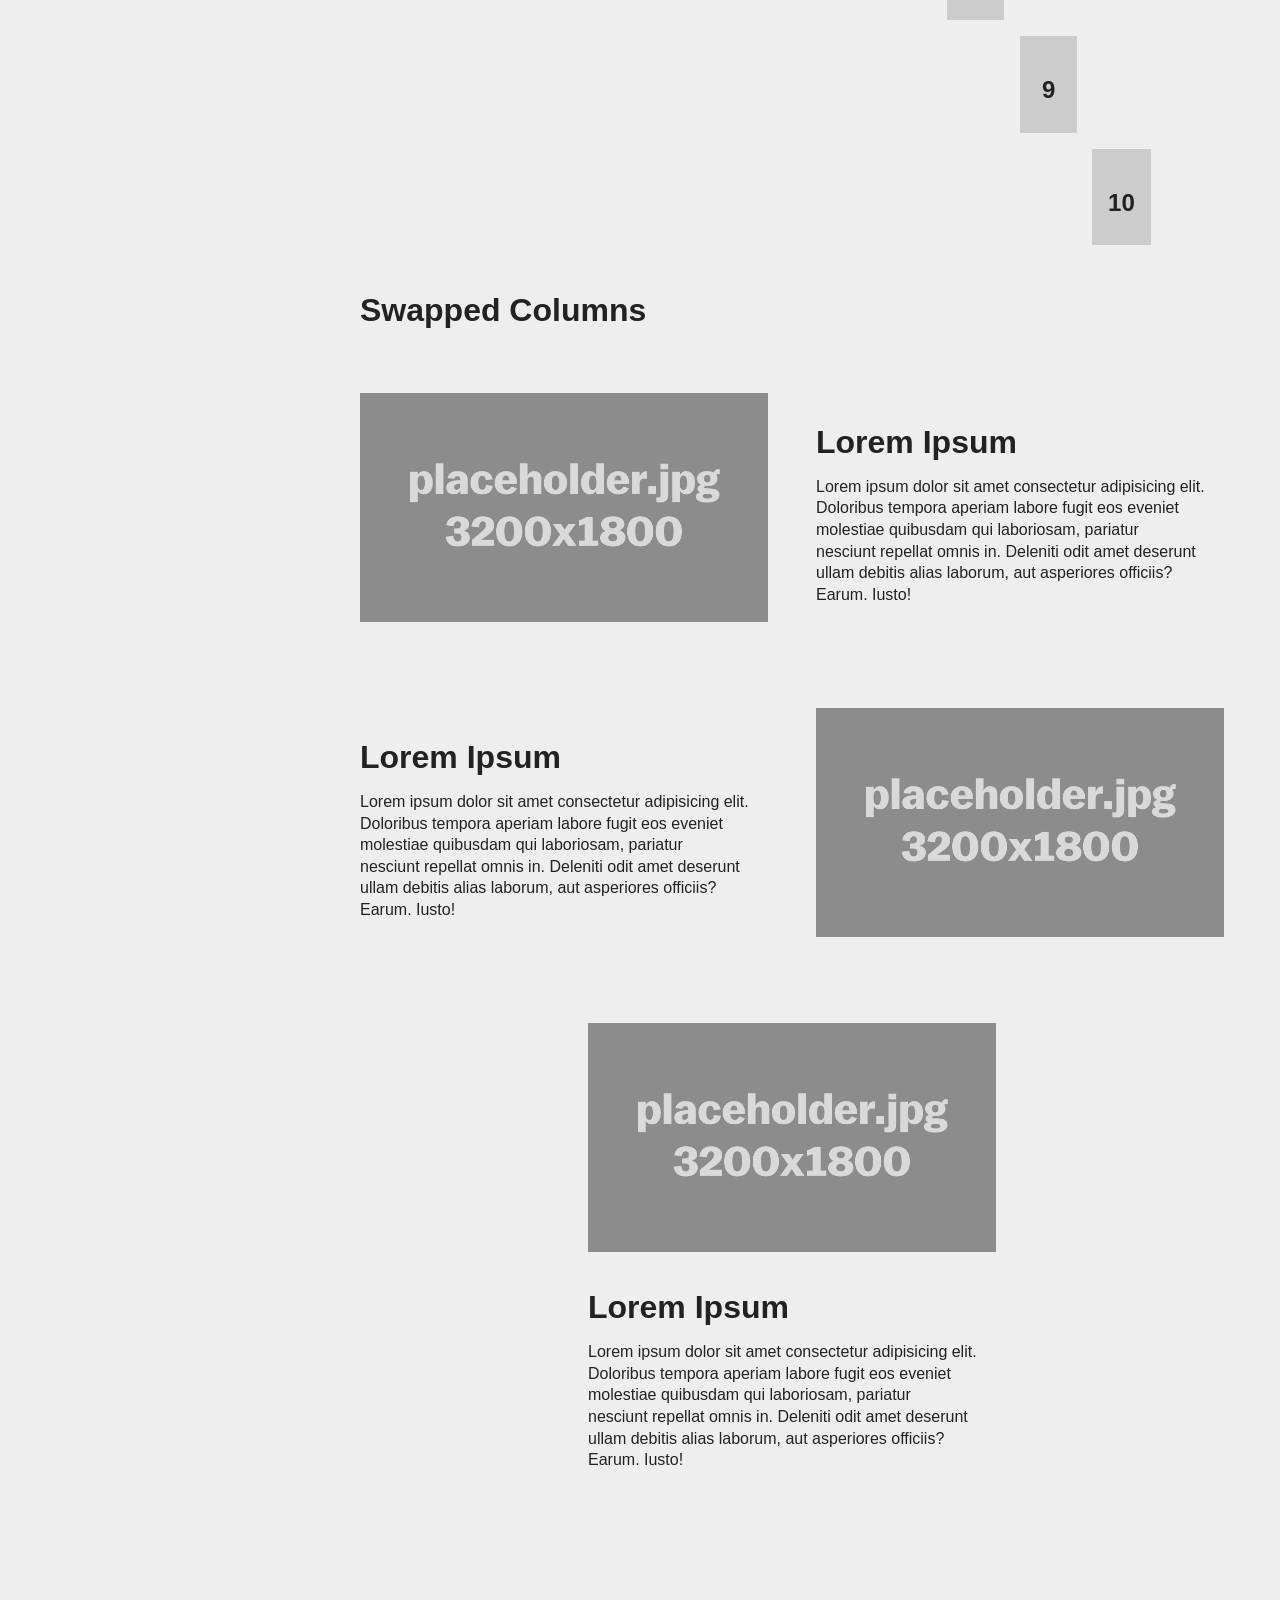
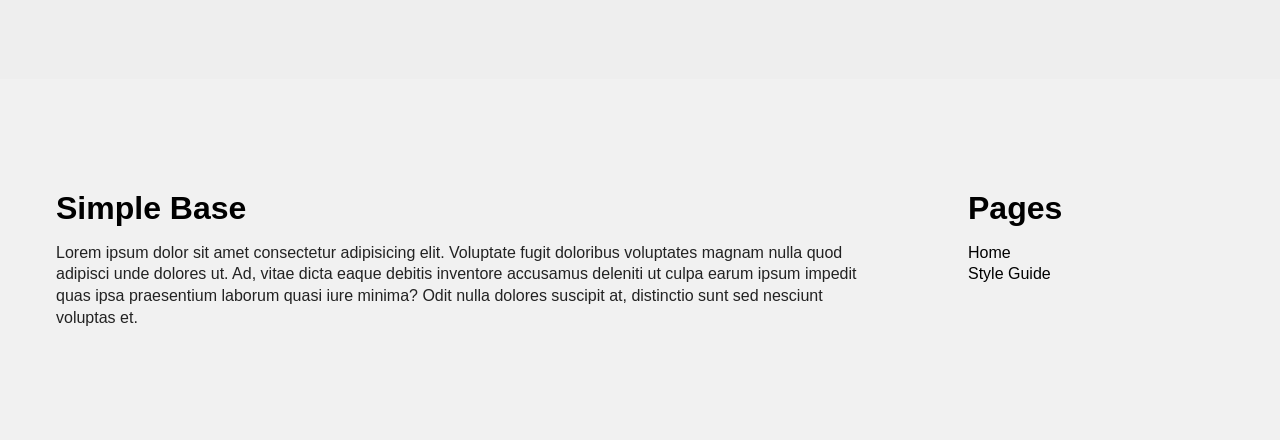
<file: style-guide.html>
<!DOCTYPE html>
<html lang="en">

<head>
    <meta charset="UTF-8">
    <meta name="viewport" content="width=device-width, initial-scale=1.0">
    <title>Simple Base</title>
    <meta name="description" content="A simple HTML, CSS, and JS site base.">
    <!-- MAIN CSS FILE -->
    <link rel="stylesheet" href="css/style.css">

</head>

<body>

    <header class="site-header">
        <div class="site-logo">
            <img a href="index.html" src="media/logo.svg" alt="logo" width="40" height="40">
            <h1><a href="index.html">Simple Base</a></h1>
        </div>
        <nav class="site-nav mobile-menu">
            <button class="menu-button">
                <svg class="menu-button-navicon rotate-to-x squish-to-x" width="30" height="24">
                    <rect class="top-line" x="0" y="0" height="4" width="30"></rect>
                    <rect class="mid-line" x="0" y="10" height="4" width="30"></rect>
                    <rect class="bot-line" x="0" y="20" height="4" width="30"></rect>
                </svg>
                <span class="menu-button-text">Menu</span>
            </button>
            <ul>
                <li><a href="index.html">Home</a></li>
                <li><a href="style-guide.html">Style Guide</a></li>
            </ul>
        </nav>
    </header>

    <main>
        <section class="hero">
            <div class="container-1200">
                <h1>Style Guide</h1>
            </div>
        </section>

        <section>
            <div class="container-1200">
                <div class="row">
                    <div class="col-3 sidebar">
                        <nav>
                            <h2>Contents</h2>
                            <ul>
                                <li><a href="#colors">Colors</a></li>
                                <li><a href="#typography">Typography</a></li>
                                <li><a href="#responsive-media">Responsive Media</a></li>
                                <li><a href="#grid-system">Grid System</a></li>
                            </ul>
                        </nav>
                    </div>
                    <div class="col-9">

                        <div>
                            <h2 id="colors">Colors</h2>
                            <div class="card-group">
                                <div class="card" style="background-color: black; color: white;">
                                    <h3>Black</h3>
                                    <ul>
                                        #000000
                                    </ul>
                                </div>
                                <div class="card" style="background-color: white;">
                                    <h3>White</h3>
                                    <ul>
                                        #FFFFFF
                                    </ul>
                                </div>
                                <div class="card" style="background-color: #ddd;">
                                    <h3>Gray</h3>
                                    <ul>
                                        #DDDDDD
                                    </ul>
                                </div>
                                <div class="card" style="background-color: blue; color: white;">
                                    <h3>Blue</h3>
                                    <ul>
                                        #3700FF
                                    </ul>
                                </div>
                            </div>
                        </div>

                        <hr>

                        <div>
                            <h2 id="typography">Typography</h2>
                            <h1>Heading 1</h1>
                            <h2>Heading 2</h2>
                            <h3>Heading 3</h3>
                            <p>Lorem ipsum dolor sit amet consectetur adipisicing elit. Voluptate fugit doloribus
                                voluptates
                                magnam
                                nulla quod adipisci unde dolores ut. Ad, vitae dicta eaque debitis inventore accusamus
                                deleniti ut
                                culpa
                                earum ipsum impedit quas ipsa praesentium laborum quasi iure minima? Odit nulla dolores
                                suscipit at,
                                distinctio sunt sed nesciunt voluptas et.</p>
                            <p>Lorem ipsum dolor sit amet consectetur adipisicing elit. Voluptate fugit doloribus
                                voluptates
                                magnam
                                nulla quod adipisci unde dolores ut. Ad, vitae dicta eaque debitis inventore accusamus
                                deleniti ut
                                culpa
                                earum ipsum impedit quas ipsa praesentium laborum quasi iure minima? Odit nulla dolores
                                suscipit at,
                                distinctio sunt sed nesciunt voluptas et.</p>
                            <h2>Heading 2</h2>
                            <p>Lorem ipsum dolor sit amet consectetur adipisicing elit. Voluptate fugit doloribus
                                voluptates
                                magnam
                                nulla quod adipisci unde dolores ut. Ad, vitae dicta eaque debitis inventore accusamus
                                deleniti ut
                                culpa
                                earum ipsum impedit quas ipsa praesentium laborum quasi iure minima? Odit nulla dolores
                                suscipit at,
                                distinctio sunt sed nesciunt voluptas et.</p>
                            <p>Lorem ipsum dolor sit amet consectetur adipisicing elit. Voluptate fugit doloribus
                                voluptates
                                magnam
                                nulla quod adipisci unde dolores ut. Ad, vitae dicta eaque debitis inventore accusamus
                                deleniti ut
                                culpa
                                earum ipsum impedit quas ipsa praesentium laborum quasi iure minima? Odit nulla dolores
                                suscipit at,
                                distinctio sunt sed nesciunt voluptas et.</p>
                        </div>

                        <hr>

                        <div>
                            <h2 id="responsive-media">Responsive Media</h2>
                            <h3>Responsive IMG</h3>
                            <img src="media/placeholder3200x1800.jpg" width="3200" height="1800" alt="placeholder">
                            <h3>Responsive SVG</h3>
                            <img src="media/placeholder3200x1800.svg" width="3200" height="1800" alt="placeholder">
                            <h3>Responsive Inline SVG</h3>
                            <svg width="3200" height="1800" viewBox="0 0 3200 1800" xmlns="http://www.w3.org/2000/svg">
                                <rect width="3200" height="1800" fill="#8b8b8b" />
                                <text x="50%" y="50%" dominant-baseline="middle" text-anchor="middle" font-size="100"
                                    fill="#fff">Inline
                                    SVG</text>
                            </svg>
                            <h3>Responsive Video w/ Controls</h3>
                            <video width="1920" height="1080" controls>
                                <source src="media/placeholder1920x1080.mp4" type="video/mp4">
                            </video>
                            <pre>
<code>
&lt;video controls&gt;
&lt;source src="media/placeholder1920x1080.mp4" type="video/mp4"&gt;
&lt;/video&gt;
</code>
</pre>
                            <h3>Looping Video</h3>
                            <video width="3200" height="1800" muted autoplay loop>
                                <source src="media/placeholder1920x1080.mp4" type="video/mp4">
                            </video>
                            <pre>
<code>
&lt;video muted autoplay loop&gt;
&lt;source src="media/placeholder1920x1080.mp4" type="video/mp4"&gt;
&lt;/video&gt;
</code>
</pre>
                        </div>

                        <hr>

                        <div class="demo">
                            <h2 id="grid-system">Grid System </h2>
                            <h3> Semantic Grid System</h3>

                            <div class="row">
                                <div class="one-fourth">
                                    <h3>&frac14;</h3>
                                </div>
                                <div class="three-fourths">
                                    <h3>&frac34;</h3>
                                </div>
                            </div>

                            <div class="row">
                                <div class="one-third">
                                    <h3>&frac13;</h3>
                                </div>
                                <div class="two-thirds">
                                    <h3>&frac23;</h3>
                                </div>
                            </div>

                            <div class="row">
                                <div class="one-half">
                                    <h3>&frac12;</h3>
                                </div>
                                <div class="one-half">
                                    <h3>&frac12;</h3>
                                </div>
                            </div>

                            <div class="row">
                                <div class="one-whole">
                                    <h3>1</h3>
                                </div>
                            </div>

                            <h3>Semantic Centered</h3>

                            <div class="row">
                                <div class="two-thirds centered">
                                    <h3>&frac23;</h3>
                                </div>
                            </div>

                            <div class="row">
                                <div class="one-half centered">
                                    <h3>&frac12;</h3>
                                </div>
                            </div>

                            <div class="row">
                                <div class="one-third centered">
                                    <h3>&frac13;</h3>
                                </div>
                            </div>

                            <h3>12 Column Grid System</h3>

                            <div class="row">
                                <div class="col-1">
                                    <h3>1</h3>
                                </div>
                                <div class="col-11">
                                    <h3>11</h3>
                                </div>
                            </div>

                            <div class="row">
                                <div class="col-2">
                                    <h3>2</h3>
                                </div>
                                <div class="col-10">
                                    <h3>10</h3>
                                </div>
                            </div>

                            <div class="row">
                                <div class="col-3">
                                    <h3>3</h3>
                                </div>
                                <div class="col-9">
                                    <h3>9</h3>
                                </div>
                            </div>

                            <div class="row">
                                <div class="col-4">
                                    <h3>4</h3>
                                </div>
                                <div class="col-8">
                                    <h3>8</h3>
                                </div>
                            </div>

                            <div class="row">
                                <div class="col-5">
                                    <h3>5</h3>
                                </div>
                                <div class="col-7">
                                    <h3>7</h3>
                                </div>
                            </div>

                            <div class="row">
                                <div class="col-6">
                                    <h3>6</h3>
                                </div>
                                <div class="col-6">
                                    <h3>6</h3>
                                </div>
                            </div>

                            <div class="row">
                                <div class="col-12">
                                    <h3>12</h3>
                                </div>
                            </div>

                            <h3>12-Col Centered</h3>

                            <div class="row">
                                <div class="col-10 centered">
                                    <h3>10</h3>
                                </div>
                            </div>

                            <div class="row">
                                <div class="col-8 centered">
                                    <h3>8</h3>
                                </div>
                            </div>

                            <div class="row">
                                <div class="col-6 centered">
                                    <h3>6</h3>
                                </div>
                            </div>

                            <div class="row">
                                <div class="col-4 centered">
                                    <h3>4</h3>
                                </div>
                            </div>

                            <div class="row">
                                <div class="col-2 centered">
                                    <h3>2</h3>
                                </div>
                            </div>

                            <h3>Pushes</h3>

                            <div class="row">
                                <div class="push-1">
                                    <h3>1</h3>
                                </div>
                            </div>
                            <div class="row">
                                <div class="push-2">
                                    <h3>2</h3>
                                </div>
                            </div>
                            <div class="row">
                                <div class="push-3">
                                    <h3>3</h3>
                                </div>
                            </div>
                            <div class="row">
                                <div class="push-4">
                                    <h3>4</h3>
                                </div>
                            </div>
                            <div class="row">
                                <div class="push-5">
                                    <h3>5</h3>
                                </div>
                            </div>
                            <div class="row">
                                <div class="push-6">
                                    <h3>6</h3>
                                </div>
                            </div>
                            <div class="row">
                                <div class="push-7">
                                    <h3>7</h3>
                                </div>
                            </div>
                            <div class="row">
                                <div class="push-8">
                                    <h3>8</h3>
                                </div>
                            </div>
                            <div class="row">
                                <div class="push-9">
                                    <h3>9</h3>
                                </div>
                            </div>
                            <div class="row">
                                <div class="push-10">
                                    <h3>10</h3>
                                </div>
                            </div>
                        </div>

                        <div>

                            <h2>Swapped Columns</h2>
                            <div class="row">

                                <div class="one-half">
                                    <img src="media/placeholder3200x1800.jpg" alt="placeholder">
                                </div>

                                <div class="one-half">
                                    <h2>Lorem Ipsum</h2>
                                    <p>Lorem ipsum dolor sit amet consectetur adipisicing elit. Doloribus tempora
                                        aperiam
                                        labore
                                        fugit eos eveniet molestiae quibusdam qui laboriosam, pariatur nesciunt repellat
                                        omnis
                                        in.
                                        Deleniti odit amet deserunt ullam debitis alias laborum, aut asperiores
                                        officiis?
                                        Earum. Iusto!</p>
                                </div>
                            </div>

                            <div class="row swapped">

                                <div class="one-half">
                                    <img src="media/placeholder3200x1800.jpg" alt="placeholder">
                                </div>

                                <div class="one-half">
                                    <h2>Lorem Ipsum</h2>
                                    <p>Lorem ipsum dolor sit amet consectetur adipisicing elit. Doloribus tempora
                                        aperiam
                                        labore
                                        fugit eos eveniet molestiae quibusdam qui laboriosam, pariatur nesciunt repellat
                                        omnis
                                        in.
                                        Deleniti odit amet deserunt ullam debitis alias laborum, aut asperiores
                                        officiis?
                                        Earum. Iusto!</p>
                                </div>
                            </div>

                            <div class="row">

                                <div class="one-half centered">
                                    <img src="media/placeholder3200x1800.jpg" alt="placeholder">
                                    <h2>Lorem Ipsum</h2>
                                    <p>Lorem ipsum dolor sit amet consectetur adipisicing elit. Doloribus tempora
                                        aperiam
                                        labore
                                        fugit eos eveniet molestiae quibusdam qui laboriosam, pariatur nesciunt repellat
                                        omnis
                                        in.
                                        Deleniti odit amet deserunt ullam debitis alias laborum, aut asperiores
                                        officiis?
                                        Earum. Iusto!</p>
                                </div>
                            </div>

                        </div>

                    </div>
                </div>
            </div>

        </section>

    </main>

    <footer class="site-footer">
        <div class="container-1200">
            <div class="row">
                <div class="col-9">
                    <div class="footer-logo">
                        <h2><a href="index.html">Simple Base</a></h2>
                    </div>
                    <div class="footer-about">
                        <p>Lorem ipsum dolor sit amet consectetur adipisicing elit. Voluptate fugit doloribus voluptates
                            magnam
                            nulla quod adipisci unde dolores ut. Ad, vitae dicta eaque debitis inventore accusamus
                            deleniti
                            ut
                            culpa
                            earum ipsum impedit quas ipsa praesentium laborum quasi iure minima? Odit nulla dolores
                            suscipit
                            at,
                            distinctio sunt sed nesciunt voluptas et.</p>
                    </div>
                </div>
                <div class="col-3">
                    <nav class="footer-nav">
                        <h2>Pages</h2>
                        <ul>
                            <li><a href="index.html">Home</a></li>
                            <li><a href="styleguide.html">Style Guide</a></li>
                        </ul>
                    </nav>
                </div>
            </div>
        </div>
    </footer>

    <!-- MAIN JS FILE -->
    <script src="js/script.js"></script>

</body>

</html>
</file>
<file: css/style.css>
/* ------------------------------------------- 
------ CSS PARTIALS & TABLE OF CONTENTS ------
------------------------------------------- */

/* GLOBAL VARIABLES */
@import url(partials/global-variables.css);
/* --- UI COLORS, LINK COLORS, FONT FAMILIES */

/* GLOBAL RESETS */
@import url(partials/global-resets.css);
/* --- BORDER BOX. REMOVE MARGIN, SMOOTH SCROLLING */

/* GLOBAL COLORS */
@import url(partials/global-colors.css);
/* --- MAIN BACKGROUND COLOR, MAIN TEXT COLOR, LINK COLOR, LINK COLOR ON HOVER */

/* GLOBAL TYPOGRAPHY */
@import url(partials/global-typography.css);
/* --- GLOBAL FONT SIZE & LINE HEIGHT, HEADING FONT FAMILY & WEIGHT, HEADING 1-3 STYLING, PARAGRAPH STYLING */

/* GLOBAL MEDIA */
@import url(partials/global-media.css);
/* --- RESPONSIVE IMAGES, SVGS, AND VIDEOS */

/* GLOBAL CONTAINERS */
@import url(partials/global-containers.css);
/* --- CONTAINER CLASS */

/* GLOBAL GRID */
@import url(partials/global-grid.css);
/* --- GLOBAL 12 COLUMN GRID SYSTEM */

/* GLOBAL HELPERS */
@import url(partials/global-helpers.css);
/* --- HORIZONTAL RULES HELPER */

/* STRUCTURE */
@import url(partials/structure.css);

/* COMPONENTS */
@import url(partials/ui-buttons.css);
@import url(partials/ui-cards.css);
</file>
